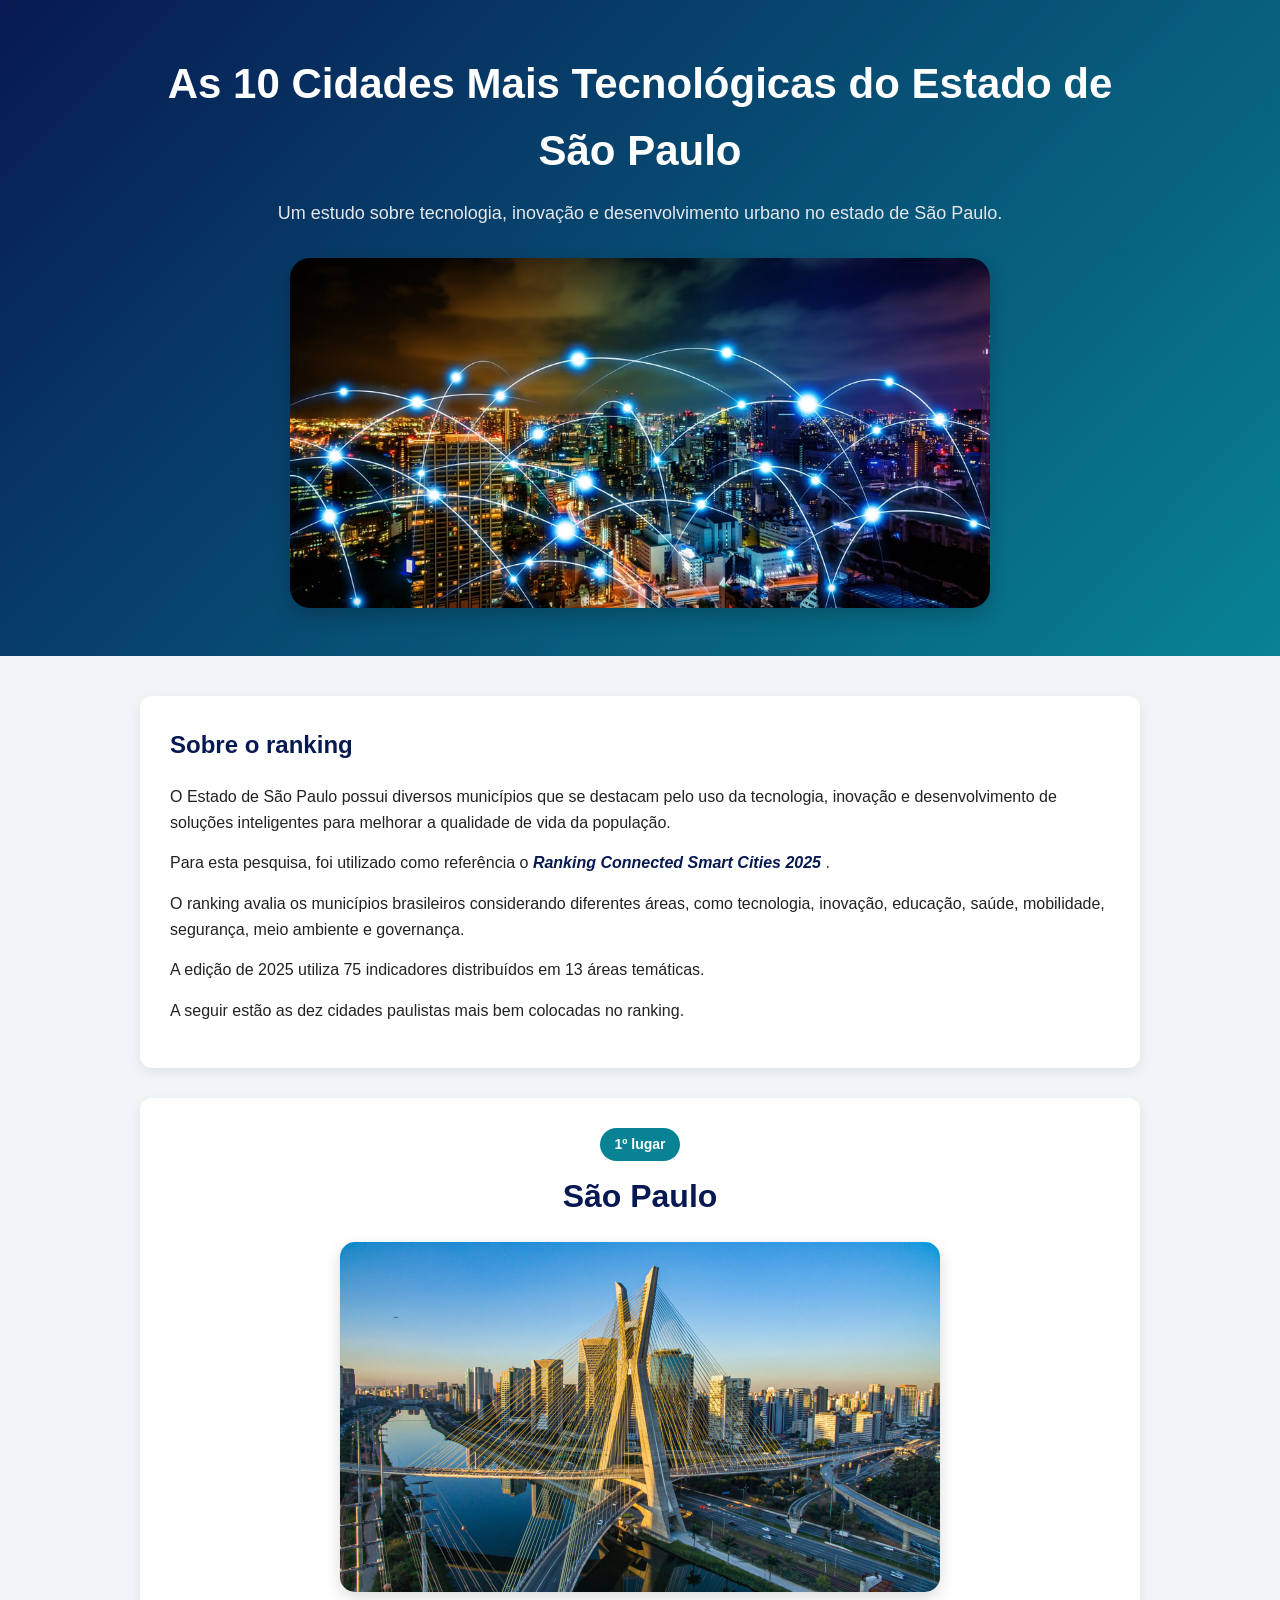
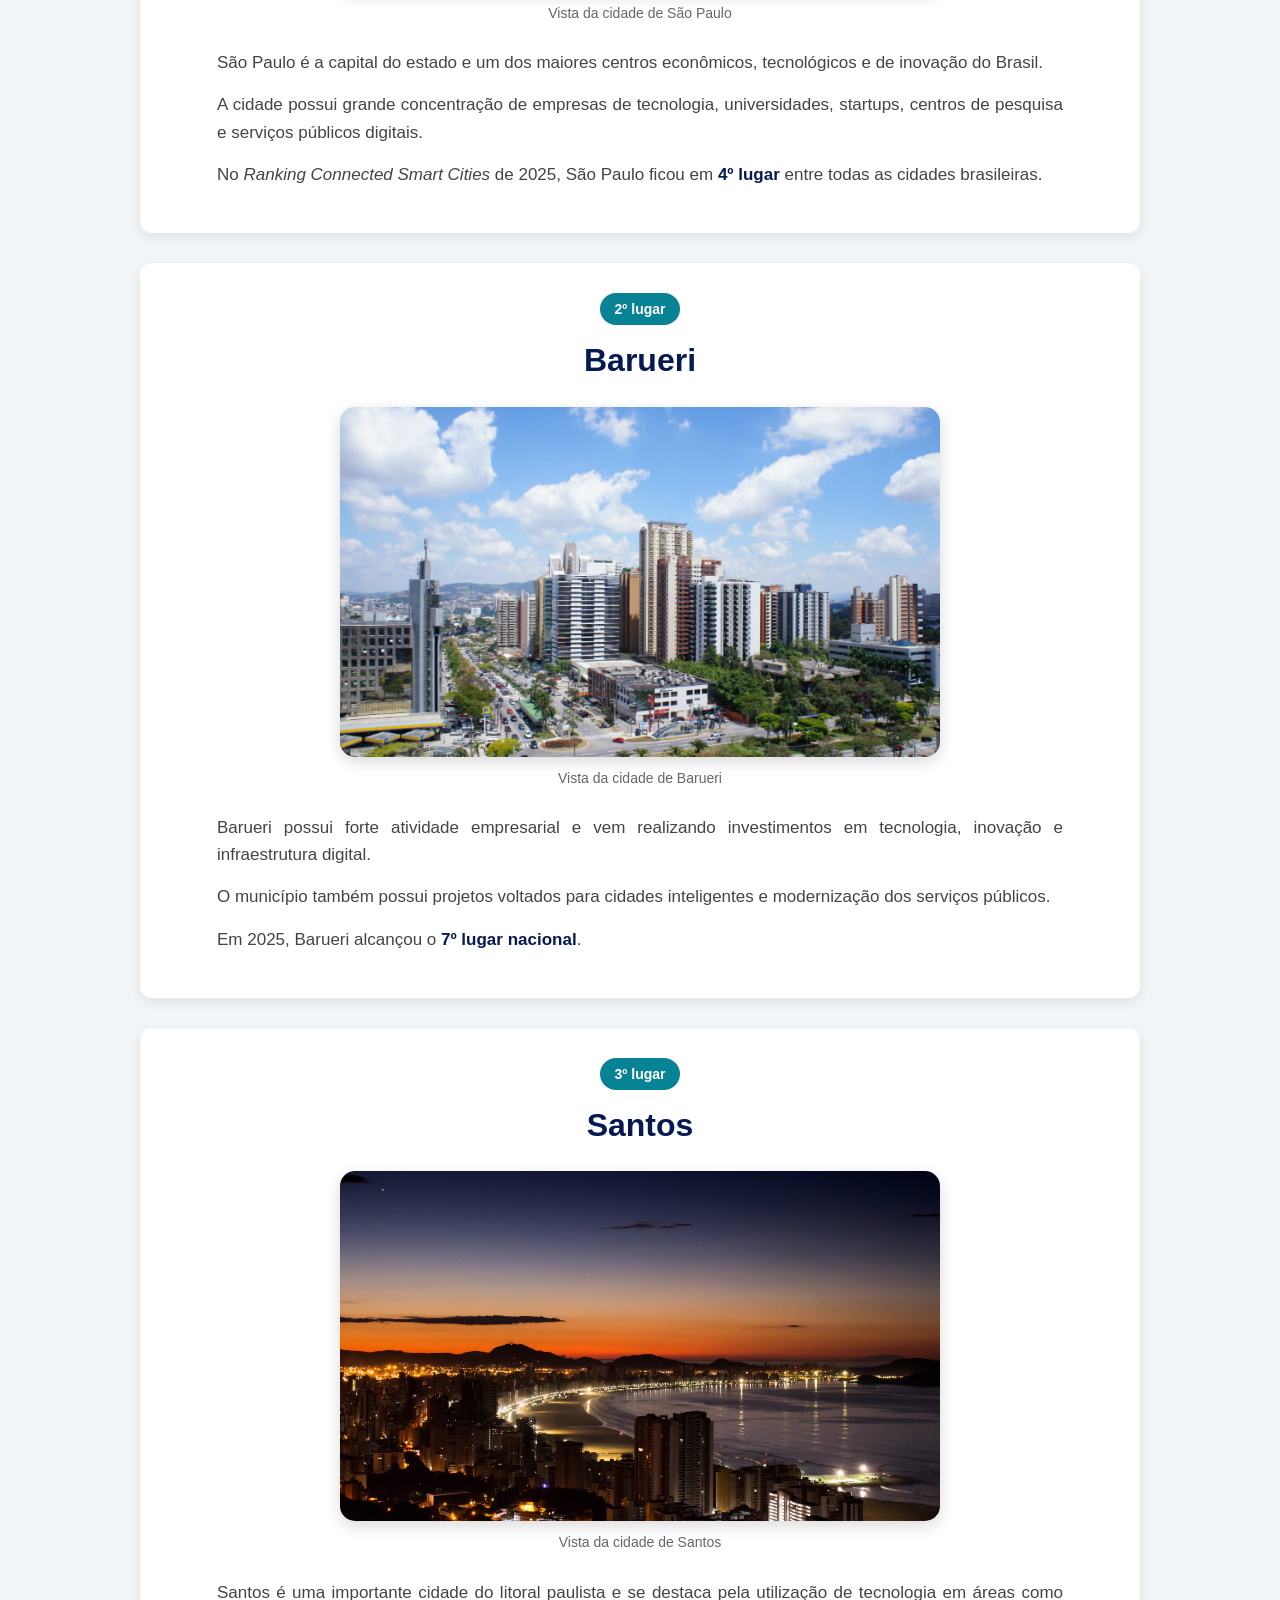
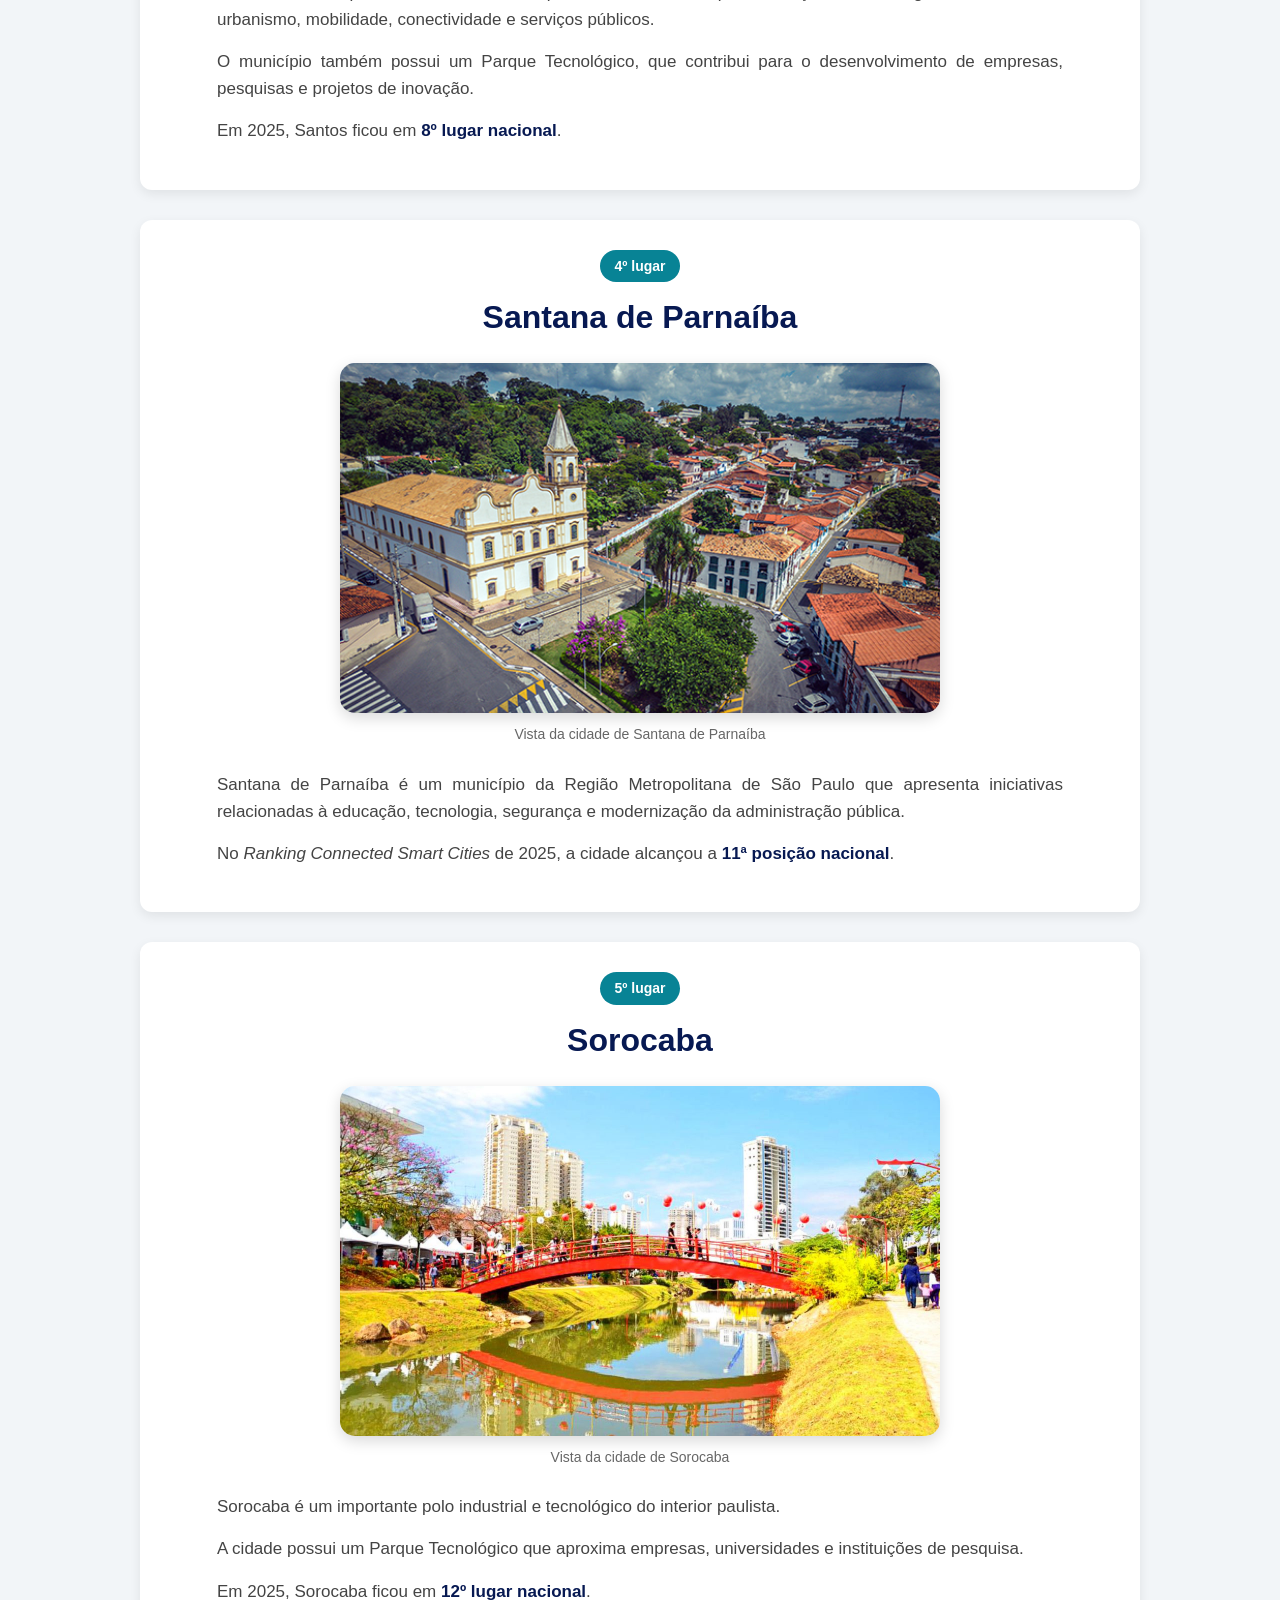
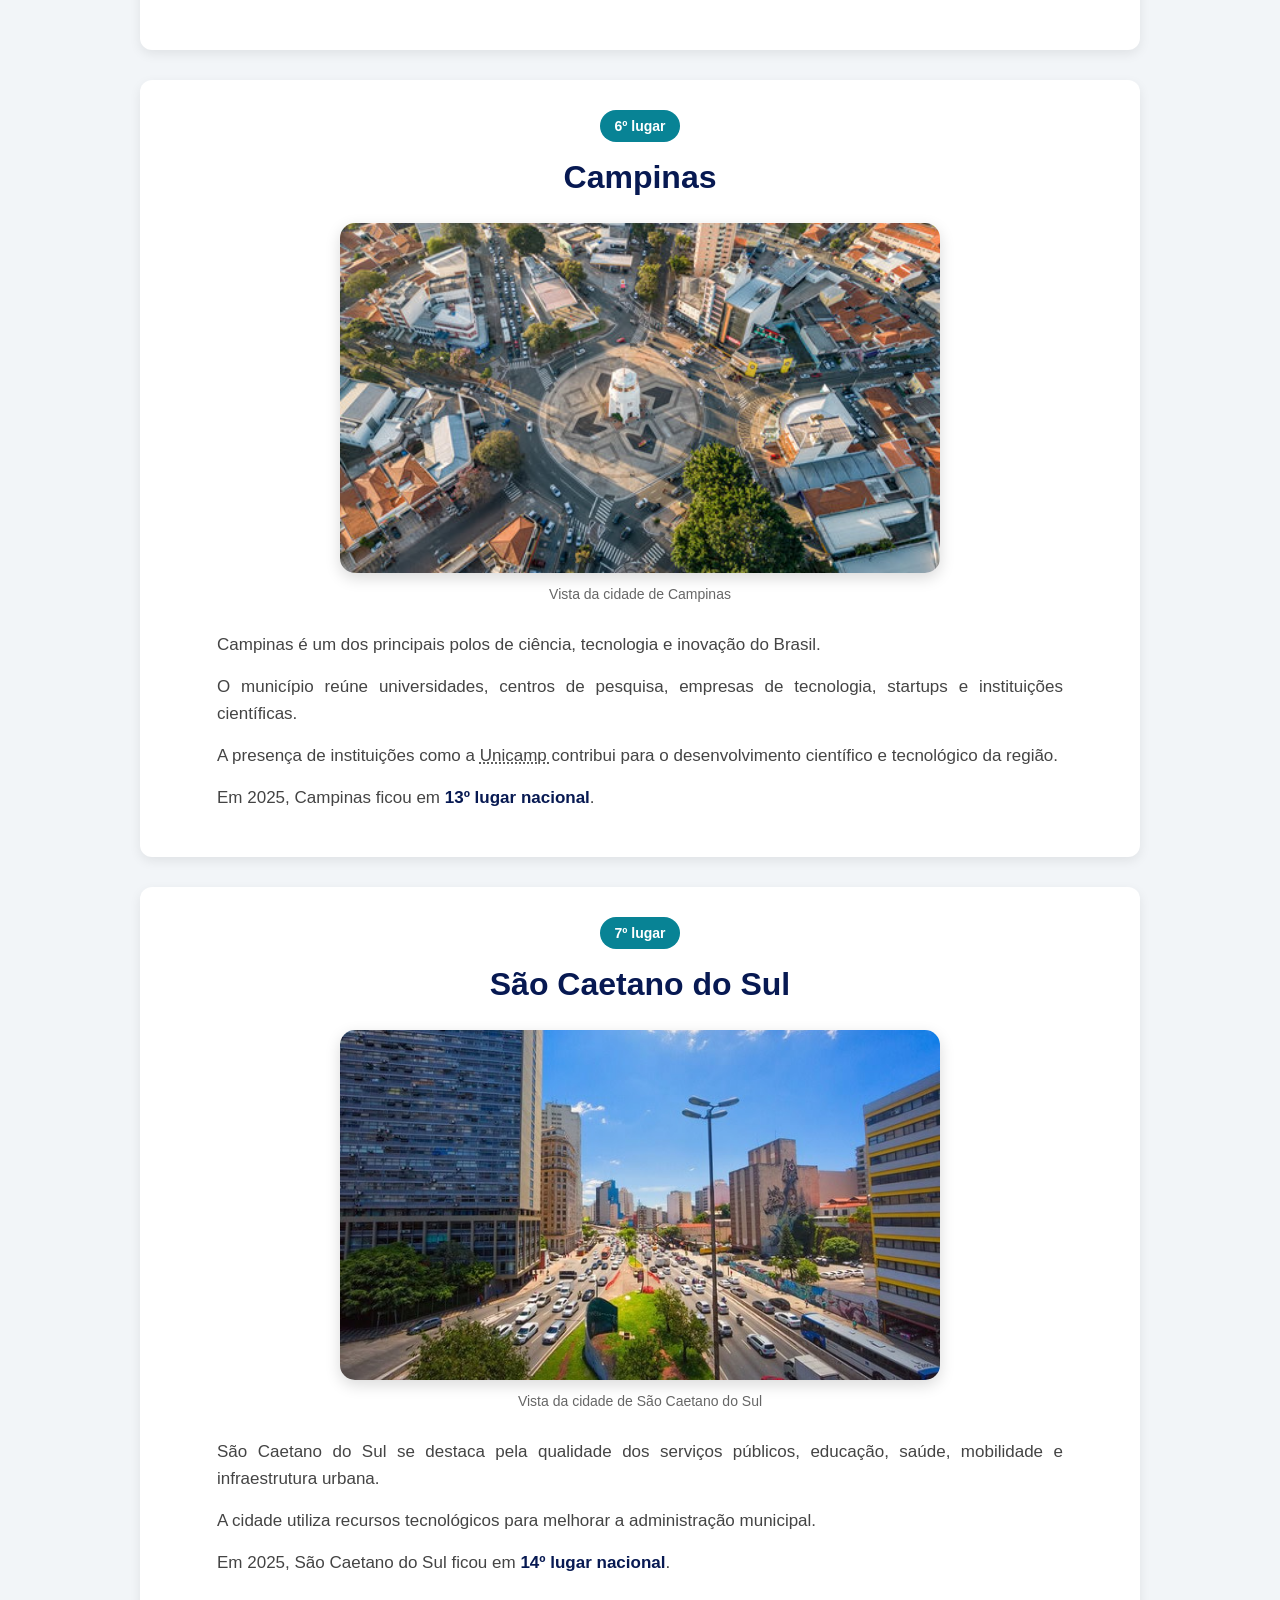
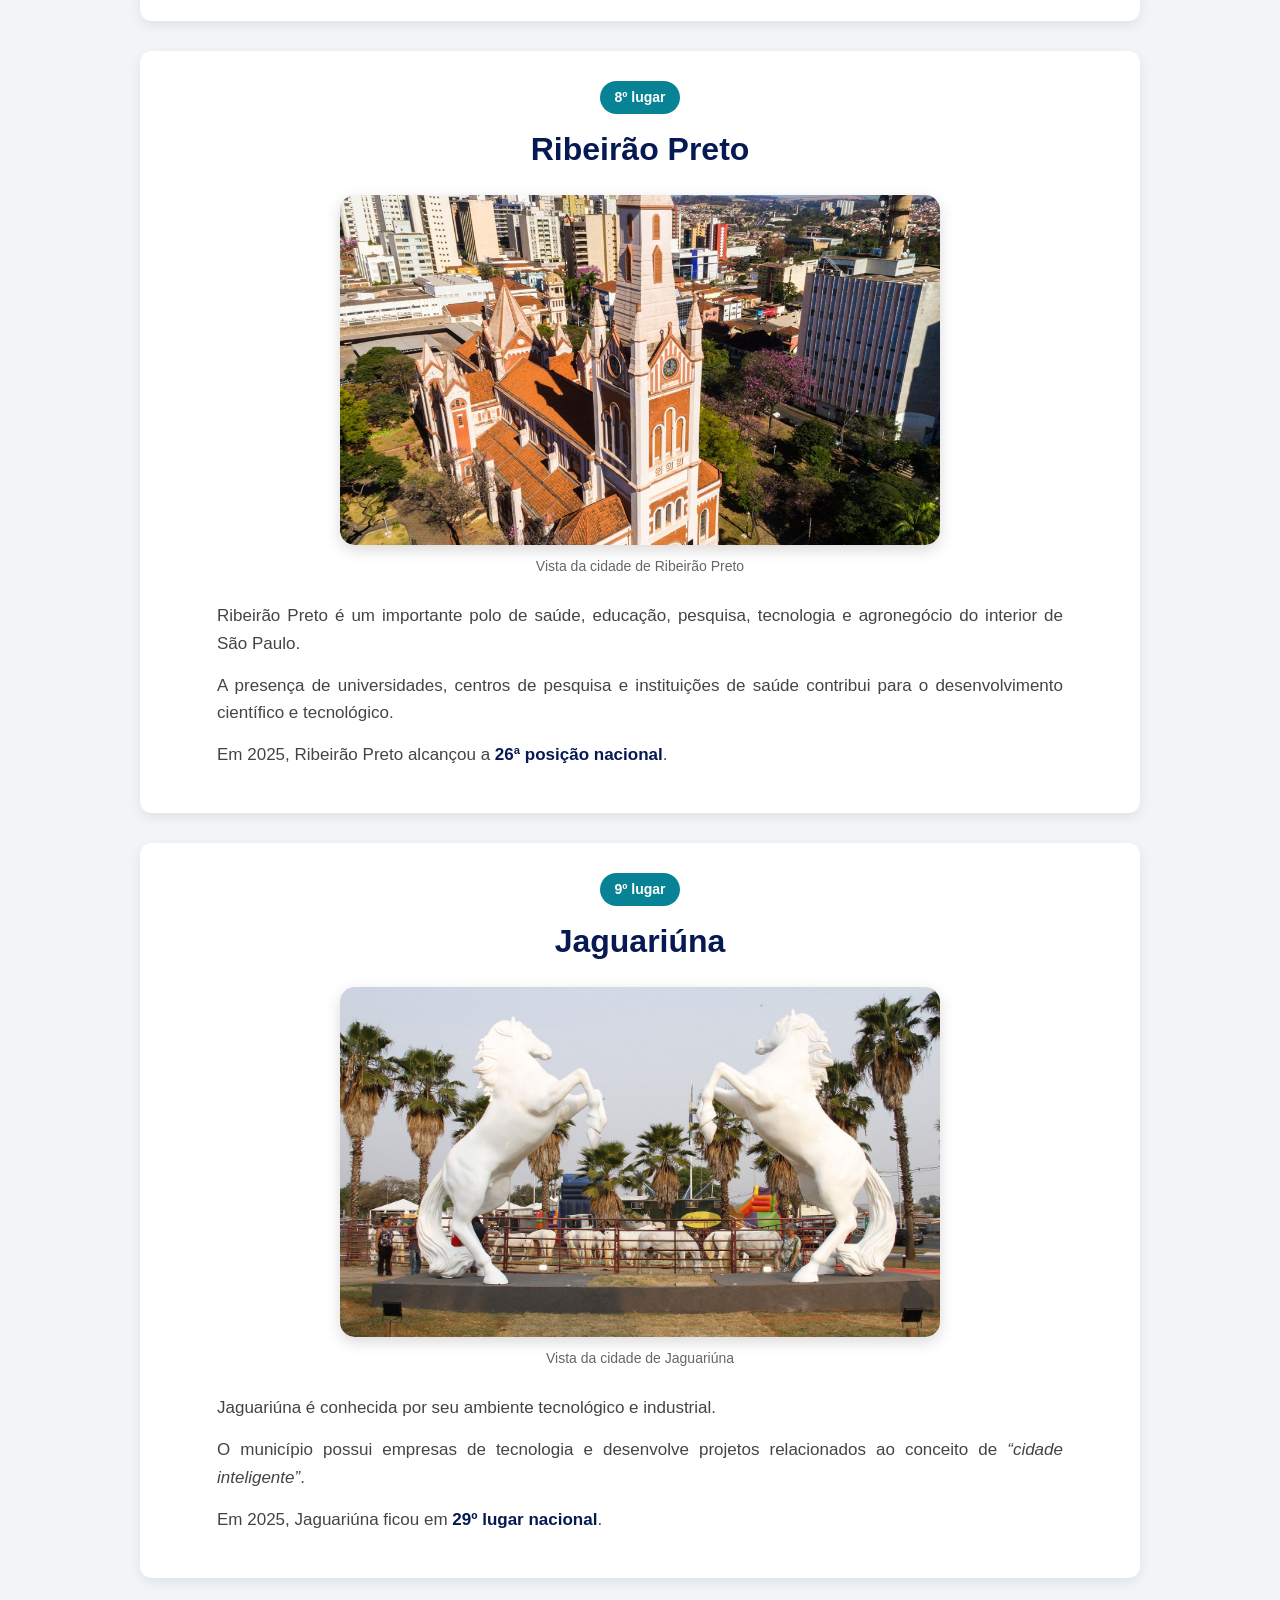
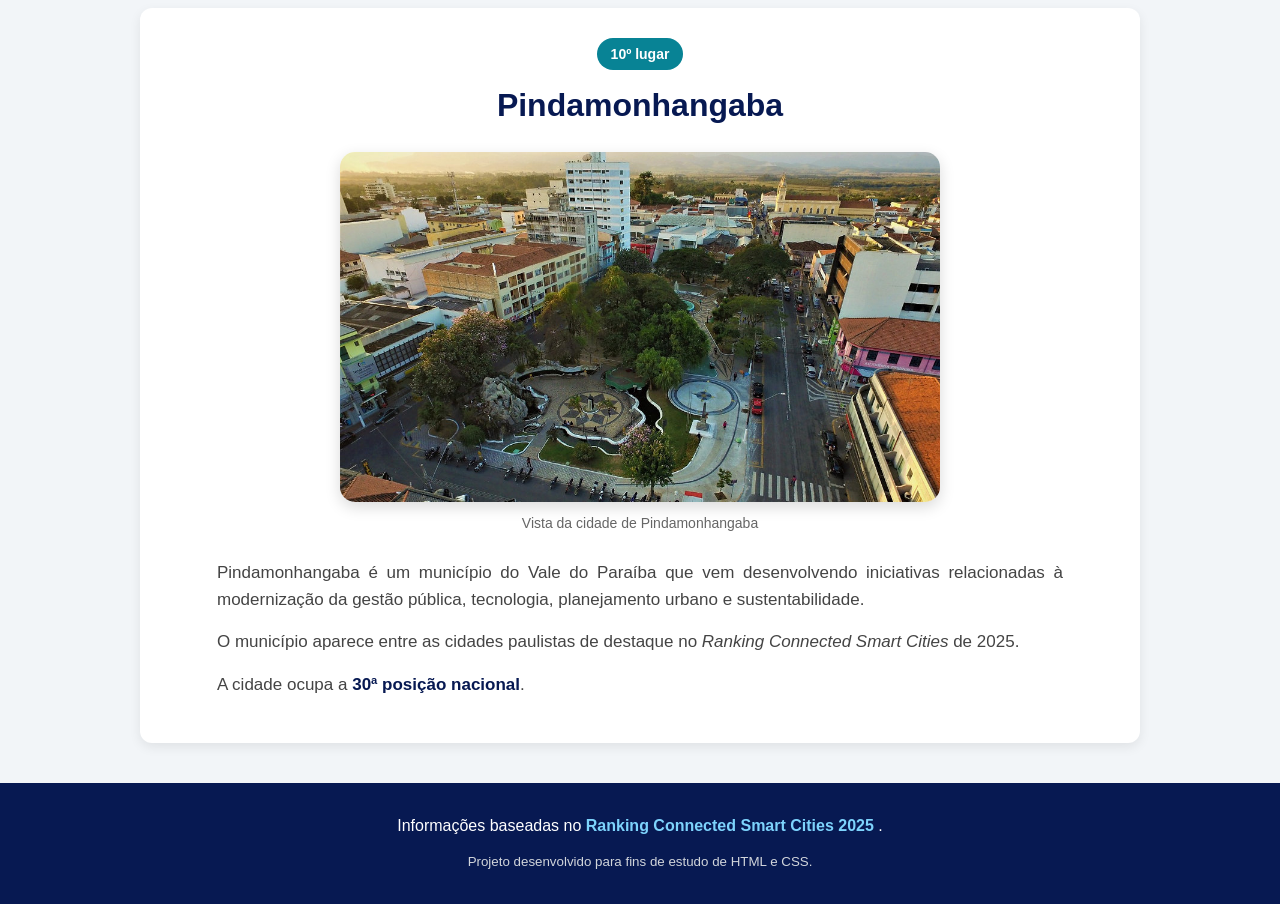
<file: CidadesTech PROA/index.html>
<!DOCTYPE html>
<html lang="pt-BR">

<head>

    <!-- CONFIGURAÇÕES BÁSICAS -->

    <meta charset="UTF-8">
    <meta name="viewport" content="width=device-width, initial-scale=1.0">

    <!-- INFORMAÇÕES DA PÁGINA -->

    <meta name="description" content="Conheça as 10 cidades mais tecnológicas do Estado de São Paulo.">
    <meta name="keywords" content="São Paulo, tecnologia, inovação, cidades inteligentes, tecnologia em São Paulo">
    <meta name="author" content="Gilvam J. T. Oliveira">
    <meta name="robots" content="index, follow">
    <meta name="application-name" content="10 Cidades Tecnológicas de São Paulo">

    <!-- Ícone da página -->

    <link rel="shortcut icon" href="assets/img/cidade.png" type="image/png">

    <!-- Arquivo CSS -->

    <link rel="stylesheet" href="assets/css/style.css">


    <title>10 Cidades Mais Tecnológicas de São Paulo</title>

</head>

<body>


    <!-- ==================================================
         CABEÇALHO
    =================================================== -->

    <header class="cabecalho">

        <div class="cabecalho__conteudo">

            <h1>
                As 10 Cidades Mais Tecnológicas do Estado de São Paulo
            </h1>

            <p>
                Um estudo sobre tecnologia, inovação e desenvolvimento urbano no estado de São Paulo.
            </p>

        </div>


        <img class="cabecalho__imagem" src="assets/img/cidade-principal.jpg"
            alt="Vista panorâmica da cidade de São Paulo">

    </header>


    <!-- ==================================================
         CONTEÚDO PRINCIPAL
    =================================================== -->

    <main class="conteudo">


        <!-- ==================================================
             INTRODUÇÃO
        =================================================== -->

        <section class="introducao">

            <h2>
                Sobre o ranking
            </h2>

            <p>
                O Estado de São Paulo possui diversos municípios
                que se destacam pelo uso da tecnologia, inovação
                e desenvolvimento de soluções inteligentes para
                melhorar a qualidade de vida da população.
            </p>

            <p>
                Para esta pesquisa, foi utilizado como referência
                o
                <strong>
                    <cite>
                        Ranking Connected Smart Cities
                        <time datetime="2025">2025</time>
                    </cite>
                </strong>.
            </p>

            <p>
                O ranking avalia os municípios brasileiros
                considerando diferentes áreas, como tecnologia,
                inovação, educação, saúde, mobilidade, segurança,
                meio ambiente e governança.
            </p>

            <p>
                A edição de
                <time datetime="2025">2025</time>
                utiliza 75 indicadores distribuídos em
                13 áreas temáticas.
            </p>

            <p>
                A seguir estão as dez cidades paulistas
                mais bem colocadas no ranking.
            </p>

        </section>


        <!-- ==================================================
             1. SÃO PAULO
        =================================================== -->

        <section class="cidade">

            <div class="cidade__cabecalho">

                <span class="cidade__posicao">
                    1º lugar
                </span>

                <h2>
                    São Paulo
                </h2>

            </div>


            <figure>

                <a href="https://www.capital.sp.gov.br/" target="_blank" rel="noopener noreferrer">

                    <img src="assets/img/sao-paulo.jpg" alt="Vista da cidade de São Paulo">

                </a>

                <figcaption>
                    Vista da cidade de São Paulo
                </figcaption>

            </figure>


            <p>
                São Paulo é a capital do estado e um dos maiores
                centros econômicos, tecnológicos e de inovação
                do Brasil.
            </p>

            <p>
                A cidade possui grande concentração de empresas
                de tecnologia, universidades, startups, centros
                de pesquisa e serviços públicos digitais.
            </p>

            <p>
                No
                <cite>
                    Ranking Connected Smart Cities
                </cite>
                de
                <time datetime="2025">2025</time>,
                São Paulo ficou em
                <strong>4º lugar</strong>
                entre todas as cidades brasileiras.
            </p>

        </section>


        <!-- ==================================================
             2. BARUERI
        =================================================== -->

        <section class="cidade">

            <div class="cidade__cabecalho">

                <span class="cidade__posicao">
                    2º lugar
                </span>

                <h2>
                    Barueri
                </h2>

            </div>


            <figure>

                <a href="https://portal.barueri.sp.gov.br/" target="_blank" rel="noopener noreferrer">

                    <img src="assets/img/barueri.jpg" alt="Vista da cidade de Barueri">

                </a>

                <figcaption>
                    Vista da cidade de Barueri
                </figcaption>

            </figure>


            <p>
                Barueri possui forte atividade empresarial e
                vem realizando investimentos em tecnologia,
                inovação e infraestrutura digital.
            </p>

            <p>
                O município também possui projetos voltados
                para cidades inteligentes e modernização
                dos serviços públicos.
            </p>

            <p>
                Em
                <time datetime="2025">2025</time>,
                Barueri alcançou o
                <strong>7º lugar nacional</strong>.
            </p>

        </section>


        <!-- ==================================================
             3. SANTOS
        =================================================== -->

        <section class="cidade">

            <div class="cidade__cabecalho">

                <span class="cidade__posicao">
                    3º lugar
                </span>

                <h2>
                    Santos
                </h2>

            </div>


            <figure>

                <a href="https://www.santos.sp.gov.br/" target="_blank" rel="noopener noreferrer">

                    <img src="assets/img/santos.jpg" alt="Vista da cidade de Santos">

                </a>

                <figcaption>
                    Vista da cidade de Santos
                </figcaption>

            </figure>


            <p>
                Santos é uma importante cidade do litoral
                paulista e se destaca pela utilização de
                tecnologia em áreas como urbanismo,
                mobilidade, conectividade e serviços públicos.
            </p>

            <p>
                O município também possui um Parque Tecnológico,
                que contribui para o desenvolvimento de empresas,
                pesquisas e projetos de inovação.
            </p>

            <p>
                Em
                <time datetime="2025">2025</time>,
                Santos ficou em
                <strong>8º lugar nacional</strong>.
            </p>

        </section>


        <!-- ==================================================
             4. SANTANA DE PARNAÍBA
        =================================================== -->

        <section class="cidade">

            <div class="cidade__cabecalho">

                <span class="cidade__posicao">
                    4º lugar
                </span>

                <h2>
                    Santana de Parnaíba
                </h2>

            </div>


            <figure>

                <a href="https://prefeitura.santanadeparnaiba.sp.gov.br/Plataforma/" target="_blank"
                    rel="noopener noreferrer">

                    <img src="assets/img/santana-de-parnaiba.jpg" alt="Vista da cidade de Santana de Parnaíba">

                </a>

                <figcaption>
                    Vista da cidade de Santana de Parnaíba
                </figcaption>

            </figure>


            <p>
                Santana de Parnaíba é um município da Região
                Metropolitana de São Paulo que apresenta
                iniciativas relacionadas à educação, tecnologia,
                segurança e modernização da administração pública.
            </p>

            <p>
                No
                <cite>
                    Ranking Connected Smart Cities
                </cite>
                de
                <time datetime="2025">2025</time>,
                a cidade alcançou a
                <strong>11ª posição nacional</strong>.
            </p>

        </section>


        <!-- ==================================================
             5. SOROCABA
        =================================================== -->

        <section class="cidade">

            <div class="cidade__cabecalho">

                <span class="cidade__posicao">
                    5º lugar
                </span>

                <h2>
                    Sorocaba
                </h2>

            </div>


            <figure>

                <a href="https://sorocaba.sp.gov.br/" target="_blank" rel="noopener noreferrer">

                    <img src="assets/img/sorocaba.jpg" alt="Vista da cidade de Sorocaba">

                </a>

                <figcaption>
                    Vista da cidade de Sorocaba
                </figcaption>

            </figure>


            <p>
                Sorocaba é um importante polo industrial e
                tecnológico do interior paulista.
            </p>

            <p>
                A cidade possui um Parque Tecnológico que
                aproxima empresas, universidades e instituições
                de pesquisa.
            </p>

            <p>
                Em
                <time datetime="2025">2025</time>,
                Sorocaba ficou em
                <strong>12º lugar nacional</strong>.
            </p>

        </section>


        <!-- ==================================================
             6. CAMPINAS
        =================================================== -->

        <section class="cidade">

            <div class="cidade__cabecalho">

                <span class="cidade__posicao">
                    6º lugar
                </span>

                <h2>
                    Campinas
                </h2>

            </div>


            <figure>

                <a href="https://www.campinas.sp.gov.br/" target="_blank" rel="noopener noreferrer">

                    <img src="assets/img/campinas.jpg" alt="Vista da cidade de Campinas">

                </a>

                <figcaption>
                    Vista da cidade de Campinas
                </figcaption>

            </figure>


            <p>
                Campinas é um dos principais polos de ciência,
                tecnologia e inovação do Brasil.
            </p>

            <p>
                O município reúne universidades, centros de
                pesquisa, empresas de tecnologia, startups e
                instituições científicas.
            </p>

            <p>
                A presença de instituições como a
                <abbr title="Universidade Estadual de Campinas">
                    Unicamp
                </abbr>
                contribui para o desenvolvimento científico
                e tecnológico da região.
            </p>

            <p>
                Em
                <time datetime="2025">2025</time>,
                Campinas ficou em
                <strong>13º lugar nacional</strong>.
            </p>

        </section>


        <!-- ==================================================
             7. SÃO CAETANO DO SUL
        =================================================== -->

        <section class="cidade">

            <div class="cidade__cabecalho">

                <span class="cidade__posicao">
                    7º lugar
                </span>

                <h2>
                    São Caetano do Sul
                </h2>

            </div>


            <figure>

                <a href="https://www.saocaetanodosul.sp.gov.br/" target="_blank" rel="noopener noreferrer">

                    <img src="assets/img/sao-caetano-do-sul.jpg" alt="Vista da cidade de São Caetano do Sul">

                </a>

                <figcaption>
                    Vista da cidade de São Caetano do Sul
                </figcaption>

            </figure>


            <p>
                São Caetano do Sul se destaca pela qualidade
                dos serviços públicos, educação, saúde,
                mobilidade e infraestrutura urbana.
            </p>

            <p>
                A cidade utiliza recursos tecnológicos para
                melhorar a administração municipal.
            </p>

            <p>
                Em
                <time datetime="2025">2025</time>,
                São Caetano do Sul ficou em
                <strong>14º lugar nacional</strong>.
            </p>

        </section>


        <!-- ==================================================
             8. RIBEIRÃO PRETO
        =================================================== -->

        <section class="cidade">

            <div class="cidade__cabecalho">

                <span class="cidade__posicao">
                    8º lugar
                </span>

                <h2>
                    Ribeirão Preto
                </h2>

            </div>


            <figure>

                <a href="https://www.ribeiraopreto.sp.gov.br/" target="_blank" rel="noopener noreferrer">

                    <img src="assets/img/ribeirao-preto.jpg" alt="Vista da cidade de Ribeirão Preto">

                </a>

                <figcaption>
                    Vista da cidade de Ribeirão Preto
                </figcaption>

            </figure>


            <p>
                Ribeirão Preto é um importante polo de saúde,
                educação, pesquisa, tecnologia e agronegócio
                do interior de São Paulo.
            </p>

            <p>
                A presença de universidades, centros de pesquisa
                e instituições de saúde contribui para o
                desenvolvimento científico e tecnológico.
            </p>

            <p>
                Em
                <time datetime="2025">2025</time>,
                Ribeirão Preto alcançou a
                <strong>26ª posição nacional</strong>.
            </p>

        </section>


        <!-- ==================================================
             9. JAGUARIÚNA
        =================================================== -->

        <section class="cidade">

            <div class="cidade__cabecalho">

                <span class="cidade__posicao">
                    9º lugar
                </span>

                <h2>
                    Jaguariúna
                </h2>

            </div>


            <figure>

                <a href="https://www.municipio.jaguariuna.sp.gov.br/" target="_blank" rel="noopener noreferrer">

                    <img src="assets/img/jaguariuna.jpeg" alt="Vista da cidade de Jaguariúna">

                </a>

                <figcaption>
                    Vista da cidade de Jaguariúna
                </figcaption>

            </figure>


            <p>
                Jaguariúna é conhecida por seu ambiente
                tecnológico e industrial.
            </p>

            <p>
                O município possui empresas de tecnologia e
                desenvolve projetos relacionados ao conceito
                de
                <q>cidade inteligente</q>.
            </p>

            <p>
                Em
                <time datetime="2025">2025</time>,
                Jaguariúna ficou em
                <strong>29º lugar nacional</strong>.
            </p>

        </section>


        <!-- ==================================================
             10. PINDAMONHANGABA
        =================================================== -->

        <section class="cidade">

            <div class="cidade__cabecalho">

                <span class="cidade__posicao">
                    10º lugar
                </span>

                <h2>
                    Pindamonhangaba
                </h2>

            </div>


            <figure>

                <a href="https://www.pindamonhangaba.sp.gov.br/" target="_blank" rel="noopener noreferrer">

                    <img src="assets/img/pindamonhangaba.jpg" alt="Vista da cidade de Pindamonhangaba">

                </a>

                <figcaption>
                    Vista da cidade de Pindamonhangaba
                </figcaption>

            </figure>


            <p>
                Pindamonhangaba é um município do Vale do
                Paraíba que vem desenvolvendo iniciativas
                relacionadas à modernização da gestão pública,
                tecnologia, planejamento urbano e sustentabilidade.
            </p>

            <p>
                O município aparece entre as cidades paulistas
                de destaque no
                <cite>
                    Ranking Connected Smart Cities
                </cite>
                de
                <time datetime="2025">2025</time>.
            </p>

            <p>
                A cidade ocupa a
                <strong>30ª posição nacional</strong>.
            </p>

        </section>


    </main>


    <!-- ==================================================
         RODAPÉ
    =================================================== -->

    <footer class="rodape">

        <p>
            Informações baseadas no
            <a href="https://www.connectedsmartcities.com/" target="_blank" rel="noopener noreferrer">
                Ranking Connected Smart Cities 2025
            </a>.
        </p>

        <small>
            Projeto desenvolvido para fins de estudo de HTML e CSS.
        </small>

    </footer>


</body>

</html>
</file>
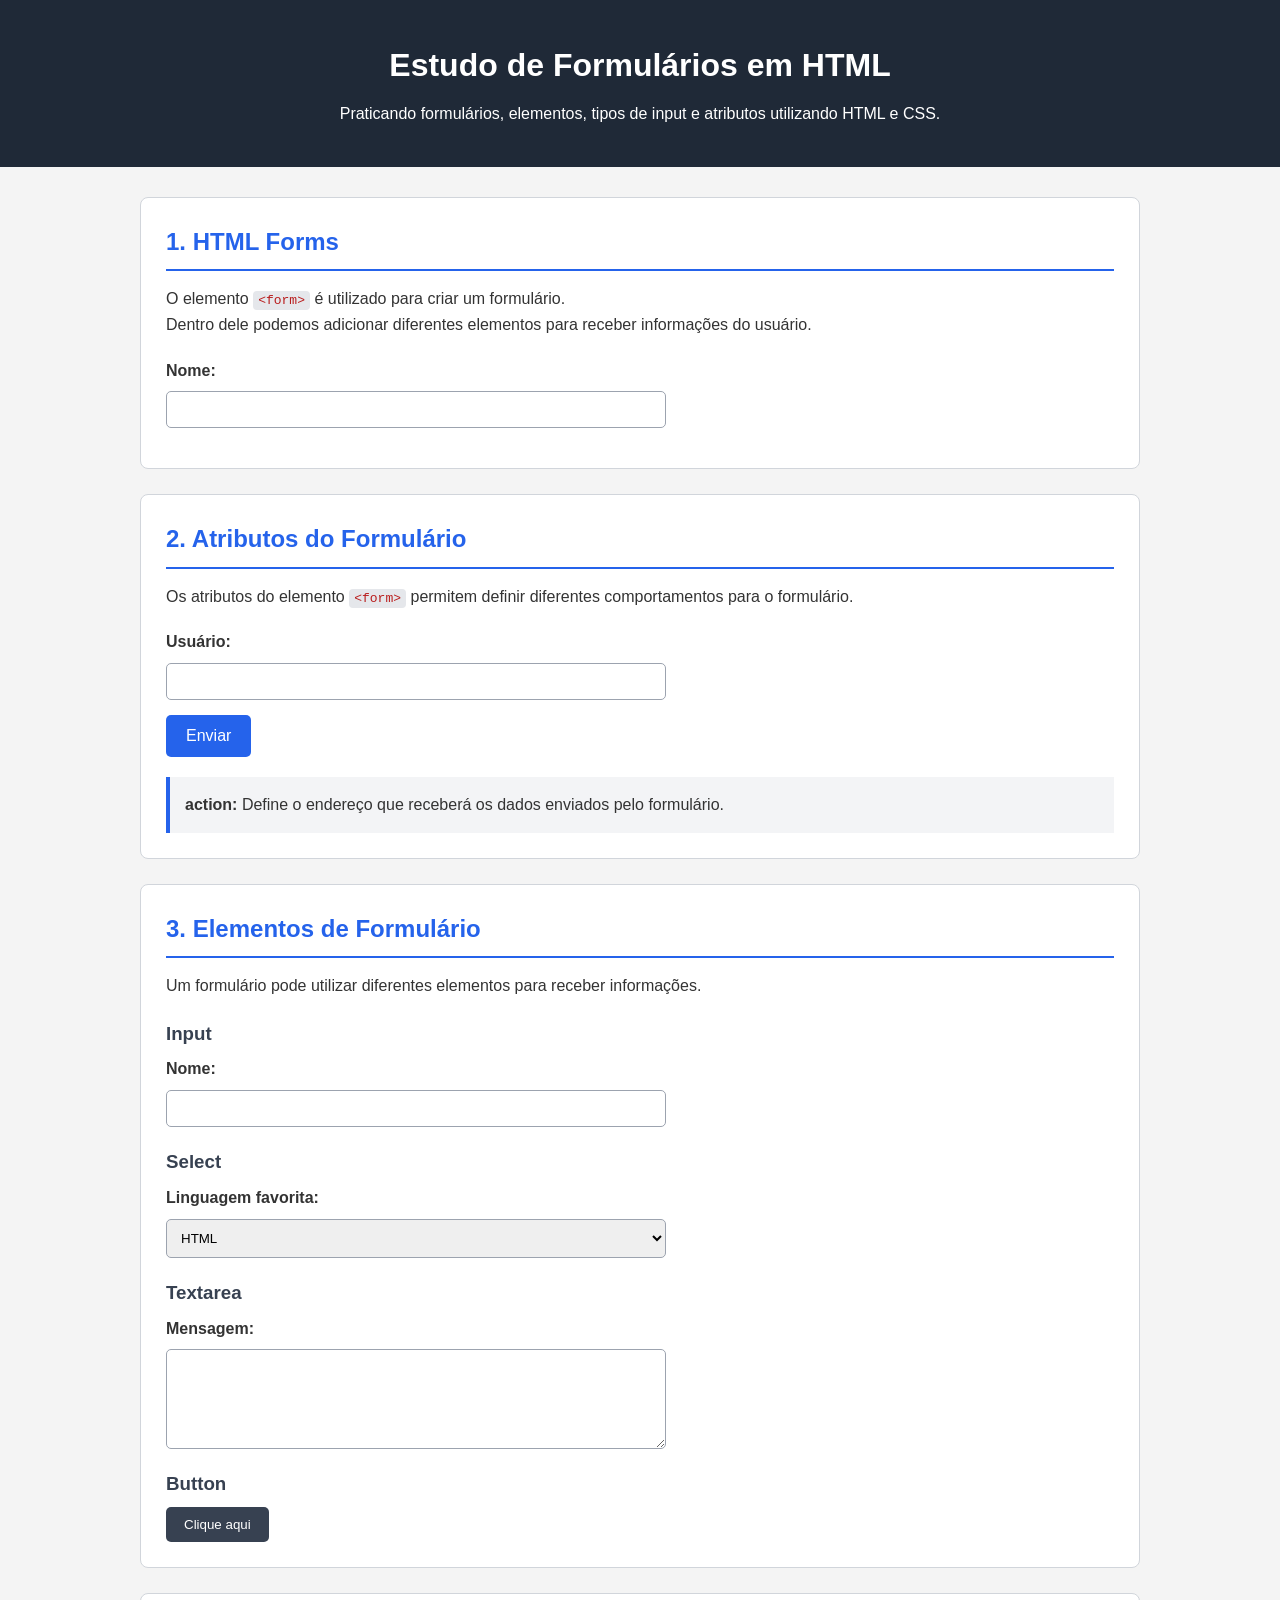
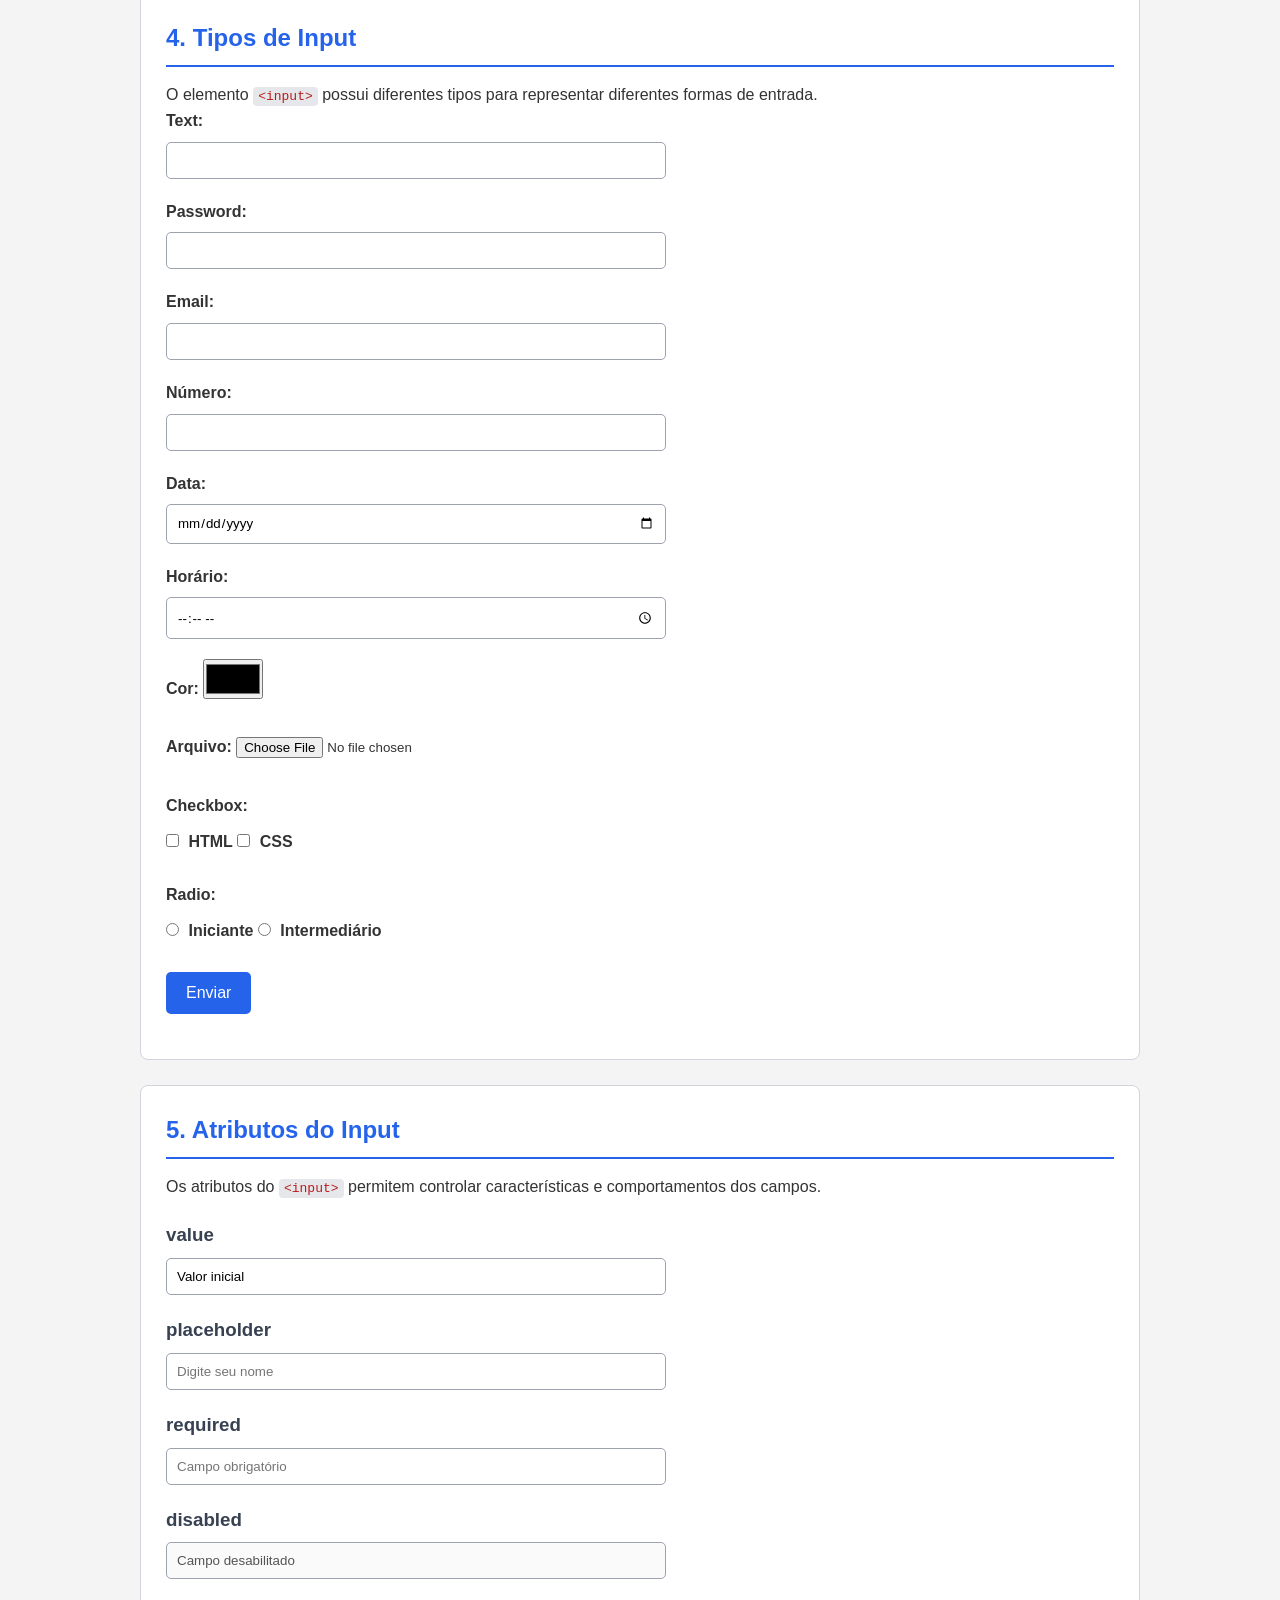
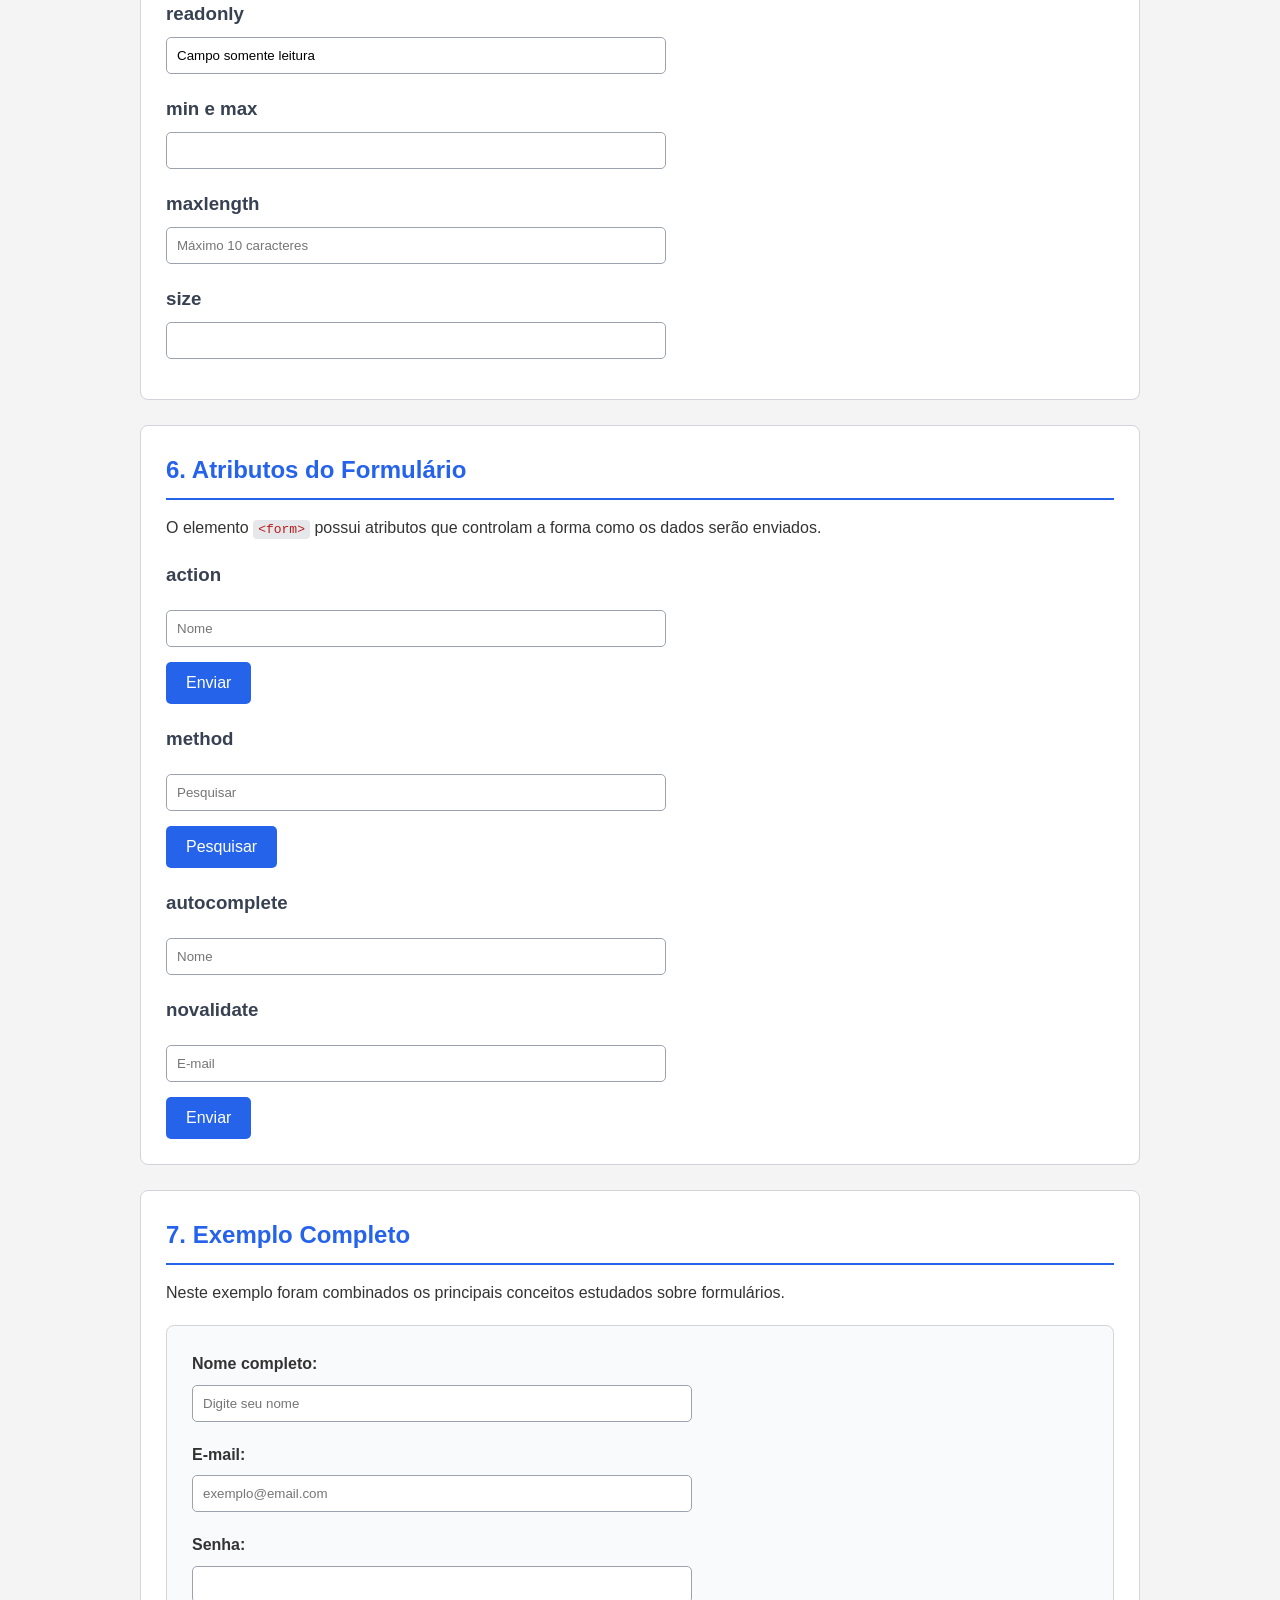
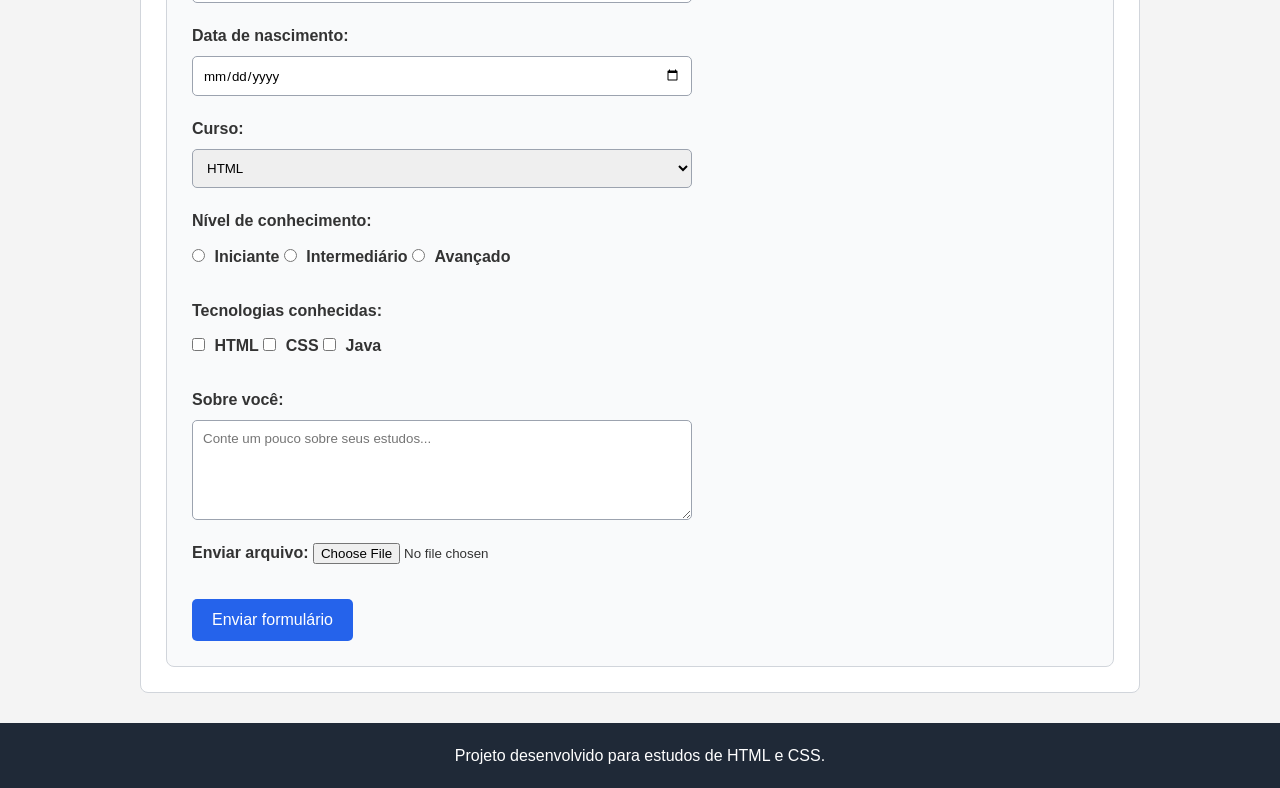
<file: Estudo de Formulários em HTML - CSS/index.html>
<!DOCTYPE html>
<html lang="pt-BR">

<head>

    <!-- CONFIGURAÇÕES BÁSICAS DA PÁGINA -->

    <meta charset="UTF-8">

    <meta name="viewport" content="width=device-width, initial-scale=1.0">


    <!-- INFORMAÇÕES SOBRE A PÁGINA -->

    <meta name="description" content="Estudo completo de formulários em HTML">

    <meta name="keywords" content="HTML, Forms, Formulários, Input, Select, Textarea">

    <meta name="author" content="Gilvam J. T. de Oliveira">


    <!-- ARQUIVO CSS -->

    <link rel="stylesheet" href="assets/css/style.css">


    <!-- ÍCONE DA PÁGINA -->

    <link rel="icon" type="image/x-icon" href="assets/img/Formularios HTML.jpg">


    <title>Estudo de Formulários - HTML</title>

</head>


<body>


    <!-- ==================================================
         CABEÇALHO
    =================================================== -->

    <header class="cabecalho">

        <h1>Estudo de Formulários em HTML</h1>

        <p>
            Praticando formulários, elementos, tipos de input
            e atributos utilizando HTML e CSS.
        </p>

    </header>


    <main class="conteudo">


        <!-- ==================================================
             1. HTML FORMS
        =================================================== -->

        <section class="secao">

            <h2>1. HTML Forms</h2>

            <p>
                O elemento
                <code>&lt;form&gt;</code>
                é utilizado para criar um formulário.
            </p>

            <p>
                Dentro dele podemos adicionar diferentes
                elementos para receber informações do usuário.
            </p>


            <form>

                <label for="nome-basico">
                    Nome:
                </label>

                <input type="text" id="nome-basico" name="nome">

            </form>

        </section>


        <!-- ==================================================
             2. FORM ATTRIBUTES
        =================================================== -->

        <section class="secao">

            <h2>2. Atributos do Formulário</h2>

            <p>
                Os atributos do elemento
                <code>&lt;form&gt;</code>
                permitem definir diferentes comportamentos
                para o formulário.
            </p>


            <!--
                action:
                Define para onde os dados serão enviados.
            -->

            <form action="/processar-formulario">

                <label for="usuario">
                    Usuário:
                </label>

                <input type="text" id="usuario" name="usuario">

                <input type="submit" value="Enviar">

            </form>


            <div class="explicacao">

                <strong>action:</strong>

                Define o endereço que receberá
                os dados enviados pelo formulário.

            </div>

        </section>


        <!-- ==================================================
             3. FORM ELEMENTS
        =================================================== -->

        <section class="secao">

            <h2>3. Elementos de Formulário</h2>

            <p>
                Um formulário pode utilizar diferentes
                elementos para receber informações.
            </p>


            <!-- INPUT -->

            <h3>Input</h3>

            <label for="nome">
                Nome:
            </label>

            <input type="text" id="nome" name="nome">


            <!-- SELECT -->

            <h3>Select</h3>

            <label for="linguagem">
                Linguagem favorita:
            </label>

            <select id="linguagem" name="linguagem">

                <option value="html">
                    HTML
                </option>

                <option value="css">
                    CSS
                </option>

                <option value="java">
                    Java
                </option>

            </select>


            <!-- TEXTAREA -->

            <h3>Textarea</h3>

            <label for="mensagem">
                Mensagem:
            </label>

            <textarea id="mensagem" name="mensagem" rows="5" cols="40"></textarea>


            <!-- BUTTON -->

            <h3>Button</h3>

            <button type="button">
                Clique aqui
            </button>

        </section>


        <!-- ==================================================
             4. INPUT TYPES
        =================================================== -->

        <section class="secao">

            <h2>4. Tipos de Input</h2>

            <p>
                O elemento
                <code>&lt;input&gt;</code>
                possui diferentes tipos para representar
                diferentes formas de entrada.
            </p>


            <!-- TEXT -->

            <div class="campo">

                <label for="input-text">
                    Text:
                </label>

                <input type="text" id="input-text" name="text">

            </div>


            <!-- PASSWORD -->

            <div class="campo">

                <label for="input-password">
                    Password:
                </label>

                <input type="password" id="input-password" name="password">

            </div>


            <!-- EMAIL -->

            <div class="campo">

                <label for="input-email">
                    Email:
                </label>

                <input type="email" id="input-email" name="email">

            </div>


            <!-- NUMBER -->

            <div class="campo">

                <label for="input-number">
                    Número:
                </label>

                <input type="number" id="input-number" name="number">

            </div>


            <!-- DATE -->

            <div class="campo">

                <label for="input-date">
                    Data:
                </label>

                <input type="date" id="input-date" name="date">

            </div>


            <!-- TIME -->

            <div class="campo">

                <label for="input-time">
                    Horário:
                </label>

                <input type="time" id="input-time" name="time">

            </div>


            <!-- COLOR -->

            <div class="campo">

                <label for="input-color">
                    Cor:
                </label>

                <input type="color" id="input-color" name="color">

            </div>


            <!-- FILE -->

            <div class="campo">

                <label for="input-file">
                    Arquivo:
                </label>

                <input type="file" id="input-file" name="file">

            </div>


            <!-- CHECKBOX -->

            <div class="campo">

                <p>
                    Checkbox:
                </p>

                <input type="checkbox" id="input-html" name="tecnologia" value="HTML">

                <label for="input-html">
                    HTML
                </label>


                <input type="checkbox" id="input-css" name="tecnologia" value="CSS">

                <label for="input-css">
                    CSS
                </label>

            </div>


            <!-- RADIO -->

            <div class="campo">

                <p>
                    Radio:
                </p>

                <input type="radio" id="nivel-iniciante" name="nivel" value="iniciante">

                <label for="nivel-iniciante">
                    Iniciante
                </label>


                <input type="radio" id="nivel-intermediario" name="nivel" value="intermediario">

                <label for="nivel-intermediario">
                    Intermediário
                </label>

            </div>


            <!-- SUBMIT -->

            <div class="campo">

                <input type="submit" value="Enviar">

            </div>

        </section>


        <!-- ==================================================
             5. INPUT ATTRIBUTES
        =================================================== -->

        <section class="secao">

            <h2>5. Atributos do Input</h2>

            <p>
                Os atributos do
                <code>&lt;input&gt;</code>
                permitem controlar características
                e comportamentos dos campos.
            </p>


            <!-- VALUE -->

            <h3>value</h3>

            <input type="text" value="Valor inicial">


            <!-- PLACEHOLDER -->

            <h3>placeholder</h3>

            <input type="text" placeholder="Digite seu nome">


            <!-- REQUIRED -->

            <h3>required</h3>

            <input type="text" placeholder="Campo obrigatório" required>


            <!-- DISABLED -->

            <h3>disabled</h3>

            <input type="text" value="Campo desabilitado" disabled>


            <!-- READONLY -->

            <h3>readonly</h3>

            <input type="text" value="Campo somente leitura" readonly>


            <!-- MIN / MAX -->

            <h3>min e max</h3>

            <input type="number" min="1" max="100">


            <!-- MAXLENGTH -->

            <h3>maxlength</h3>

            <input type="text" maxlength="10" placeholder="Máximo 10 caracteres">


            <!-- SIZE -->

            <h3>size</h3>

            <input type="text" size="30">

        </section>


        <!-- ==================================================
             6. FORM ATTRIBUTES
        =================================================== -->

        <section class="secao">

            <h2>6. Atributos do Formulário</h2>

            <p>
                O elemento
                <code>&lt;form&gt;</code>
                possui atributos que controlam a forma como
                os dados serão enviados.
            </p>


            <!-- ACTION -->

            <h3>action</h3>

            <form action="/processar">

                <input type="text" name="nome" placeholder="Nome">

                <input type="submit" value="Enviar">

            </form>


            <!-- METHOD -->

            <h3>method</h3>

            <form action="/processar" method="get">

                <input type="text" name="pesquisa" placeholder="Pesquisar">

                <input type="submit" value="Pesquisar">

            </form>


            <!-- AUTOCOMPLETE -->

            <h3>autocomplete</h3>

            <form autocomplete="on">

                <input type="text" name="nome" placeholder="Nome">

            </form>


            <!-- NOVALIDATE -->

            <h3>novalidate</h3>

            <form action="/processar" novalidate>

                <input type="email" name="email" placeholder="E-mail">

                <input type="submit" value="Enviar">

            </form>

        </section>


        <!-- ==================================================
             7. FORMULÁRIO COMPLETO
        =================================================== -->

        <section class="secao">

            <h2>7. Exemplo Completo</h2>

            <p>
                Neste exemplo foram combinados os principais
                conceitos estudados sobre formulários.
            </p>


            <form class="formulario-completo" action="/processar-formulario" method="post" autocomplete="on">


                <!-- NOME -->

                <div class="campo">

                    <label for="nome-final">
                        Nome completo:
                    </label>

                    <input type="text" id="nome-final" name="nome" placeholder="Digite seu nome" required>

                </div>


                <!-- EMAIL -->

                <div class="campo">

                    <label for="email-final">
                        E-mail:
                    </label>

                    <input type="email" id="email-final" name="email" placeholder="exemplo@email.com" required>

                </div>


                <!-- SENHA -->

                <div class="campo">

                    <label for="senha-final">
                        Senha:
                    </label>

                    <input type="password" id="senha-final" name="senha" required>

                </div>


                <!-- DATA -->

                <div class="campo">

                    <label for="data-final">
                        Data de nascimento:
                    </label>

                    <input type="date" id="data-final" name="data-nascimento">

                </div>


                <!-- CURSO -->

                <div class="campo">

                    <label for="curso-final">
                        Curso:
                    </label>

                    <select id="curso-final" name="curso">

                        <option value="html">
                            HTML
                        </option>

                        <option value="css">
                            CSS
                        </option>

                        <option value="java">
                            Java
                        </option>

                    </select>

                </div>


                <!-- NÍVEL -->

                <div class="campo">

                    <p>
                        Nível de conhecimento:
                    </p>


                    <input type="radio" id="iniciante-final" name="nivel" value="iniciante">

                    <label for="iniciante-final">
                        Iniciante
                    </label>


                    <input type="radio" id="intermediario-final" name="nivel" value="intermediario">

                    <label for="intermediario-final">
                        Intermediário
                    </label>


                    <input type="radio" id="avancado-final" name="nivel" value="avancado">

                    <label for="avancado-final">
                        Avançado
                    </label>

                </div>


                <!-- TECNOLOGIAS -->

                <div class="campo">

                    <p>
                        Tecnologias conhecidas:
                    </p>


                    <input type="checkbox" id="html-final" name="tecnologias" value="HTML">

                    <label for="html-final">
                        HTML
                    </label>


                    <input type="checkbox" id="css-final" name="tecnologias" value="CSS">

                    <label for="css-final">
                        CSS
                    </label>


                    <input type="checkbox" id="java-final" name="tecnologias" value="Java">

                    <label for="java-final">
                        Java
                    </label>

                </div>


                <!-- MENSAGEM -->

                <div class="campo">

                    <label for="mensagem-final">
                        Sobre você:
                    </label>

                    <textarea id="mensagem-final" name="mensagem" rows="5"
                        placeholder="Conte um pouco sobre seus estudos..."></textarea>

                </div>


                <!-- ARQUIVO -->

                <div class="campo">

                    <label for="arquivo-final">
                        Enviar arquivo:
                    </label>

                    <input type="file" id="arquivo-final" name="arquivo">

                </div>


                <!-- ENVIO -->

                <input type="submit" value="Enviar formulário">

            </form>

        </section>


    </main>


    <!-- ==================================================
         RODAPÉ
    =================================================== -->

    <footer class="rodape">

        <p>
            Projeto desenvolvido para estudos de HTML e CSS.
        </p>

    </footer>


</body>

</html>
</file>
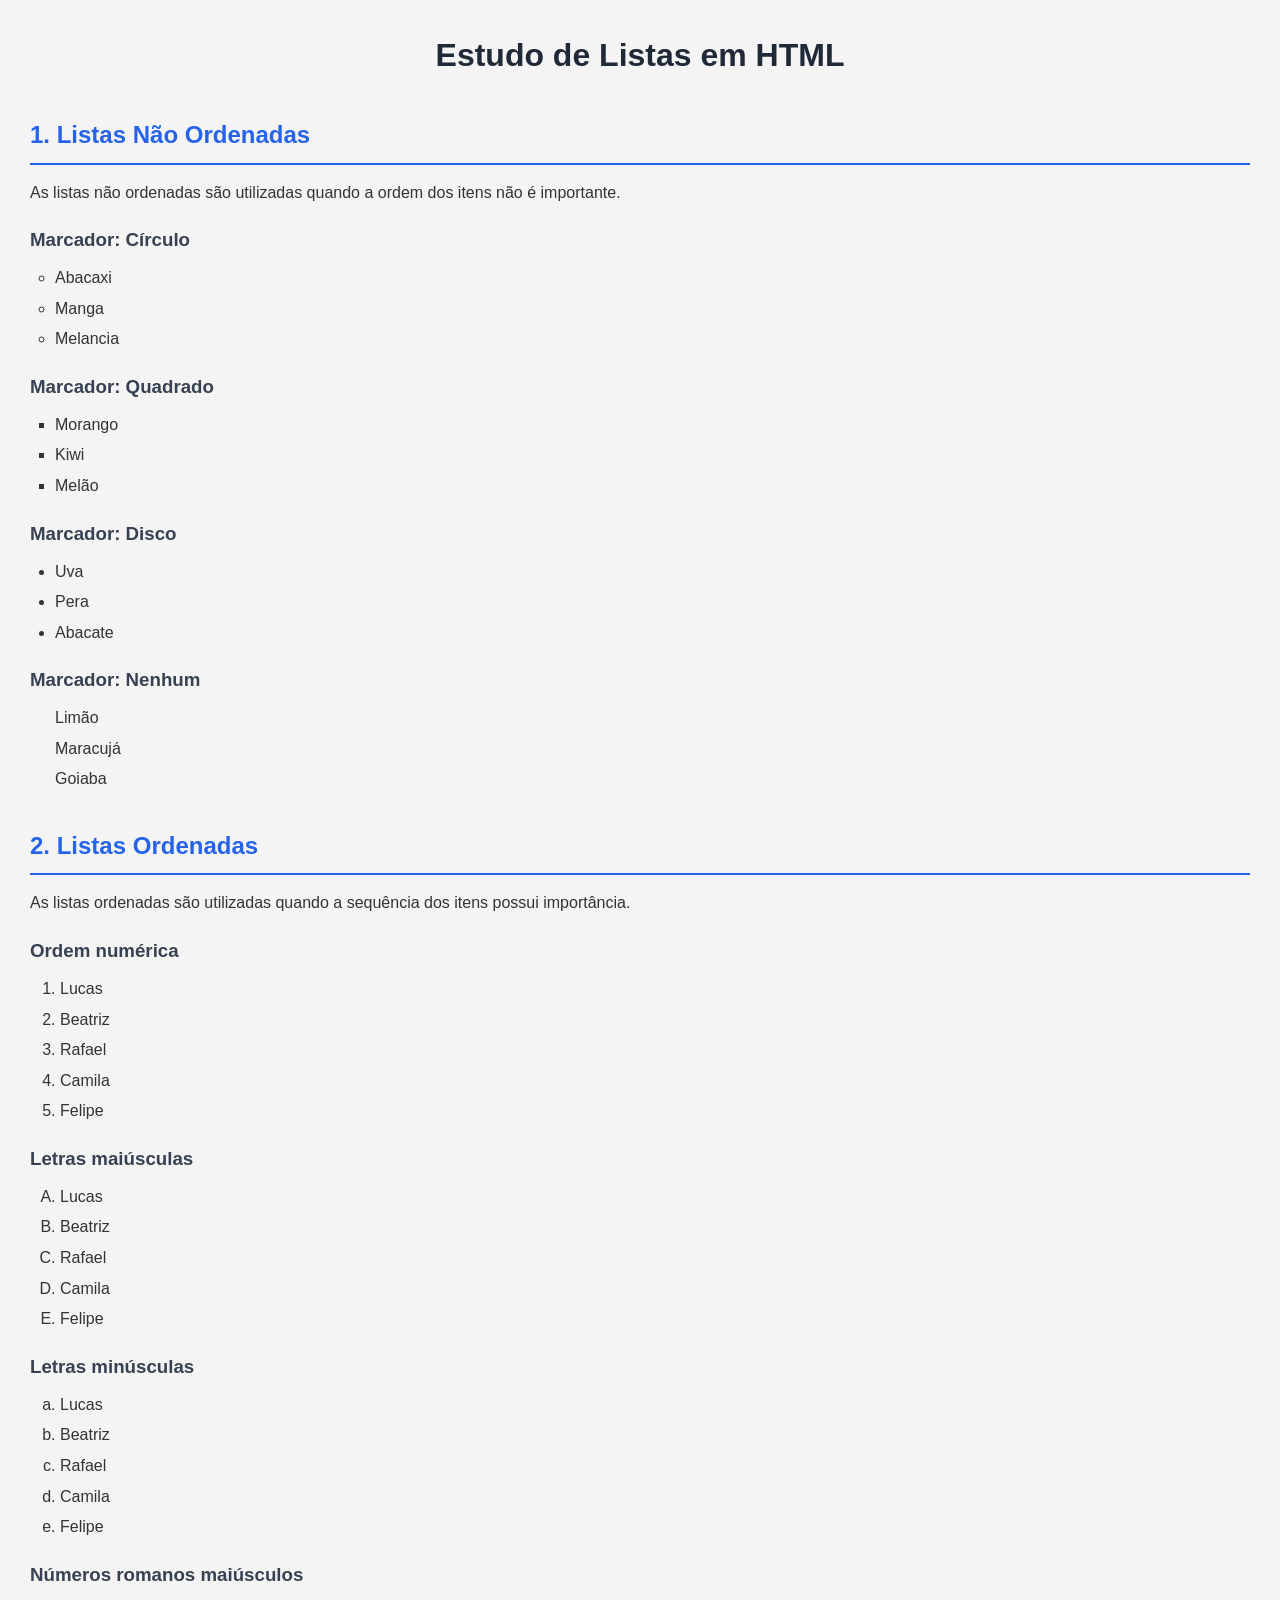
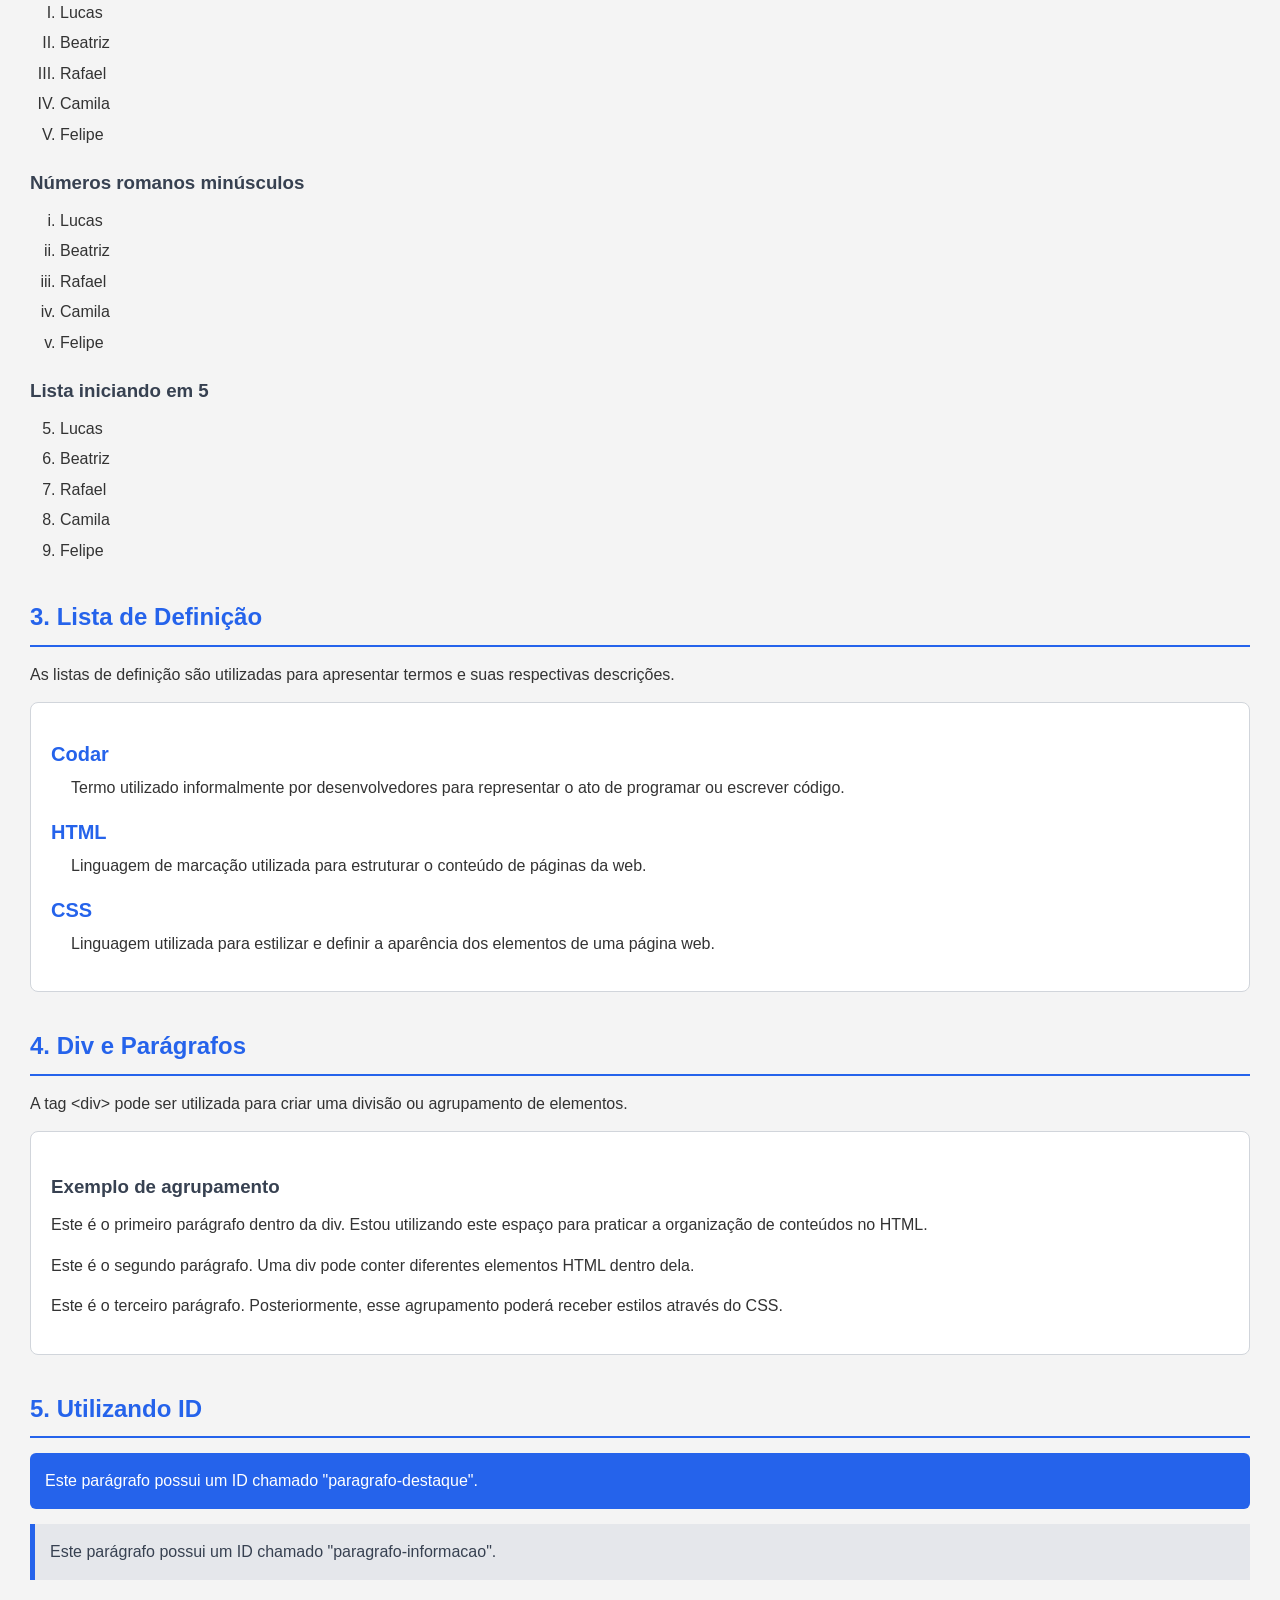
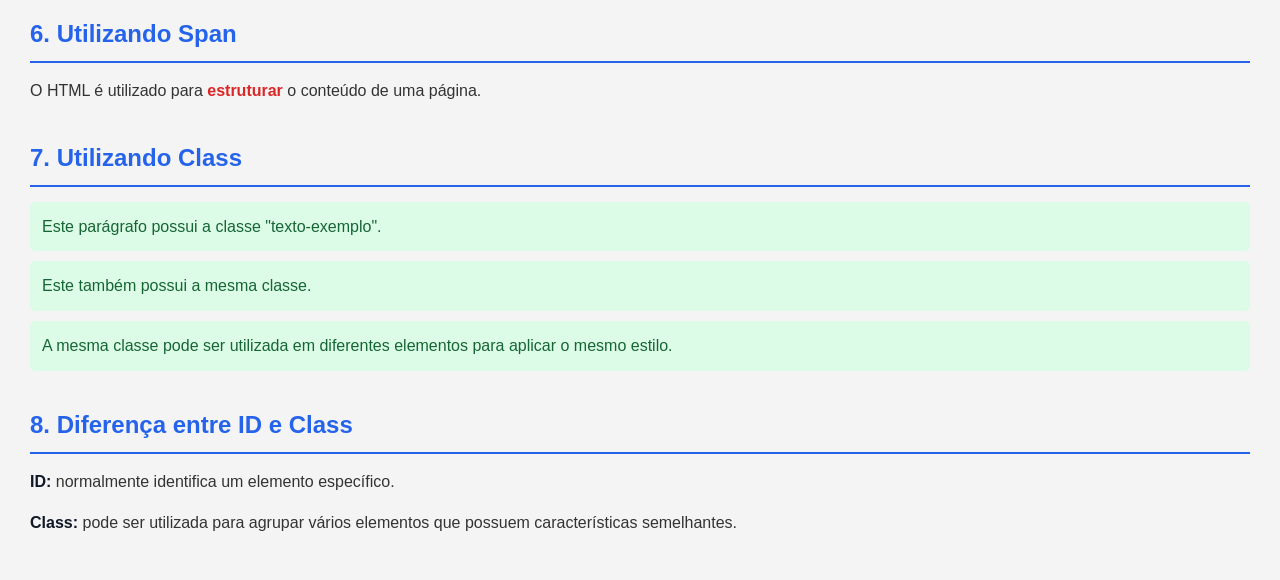
<file: Estudo de Listas em HTML - CSS/index.html>
<!DOCTYPE html>
<html lang="pt-BR">

<head>
    <!-- Configurações básicas da página -->
    <meta charset="UTF-8">
    <meta name="viewport" content="width=device-width, initial-scale=1.0">

    <!-- Informações sobre a página -->
    <meta name="description" content="Estudo de listas e elementos básicos do HTML">
    <meta name="keywords" content="HTML, listas, elementos, tags">
    <meta name="author" content="Gilvam J. T. de Oliveira">

    <!-- Arquivo CSS -->
    <link rel="stylesheet" href="assets/css/style.css">

    <!-- Ícone da página -->
    <link rel="icon" href="assets/img/Listas e Tabelas HTML.jpg" type="image/x-icon">

    <title>Estudo de Listas - HTML</title>
</head>

<body>

    <!-- ==================================================
         TÍTULO PRINCIPAL
    =================================================== -->

    <h1>Estudo de Listas em HTML</h1>


    <!-- ==================================================
         1. LISTAS NÃO ORDENADAS
         Utilizam a tag <ul>
    =================================================== -->

    <h2>1. Listas Não Ordenadas</h2>

    <p>
        As listas não ordenadas são utilizadas quando
        a ordem dos itens não é importante.
    </p>


    <!-- Lista com marcador circular -->

    <h3>Marcador: Círculo</h3>

    <ul type="circle">
        <li>Abacaxi</li>
        <li>Manga</li>
        <li>Melancia</li>
    </ul>


    <!-- Lista com marcador quadrado -->

    <h3>Marcador: Quadrado</h3>

    <ul type="square">
        <li>Morango</li>
        <li>Kiwi</li>
        <li>Melão</li>
    </ul>


    <!-- Lista com marcador de disco -->

    <h3>Marcador: Disco</h3>

    <ul type="disc">
        <li>Uva</li>
        <li>Pera</li>
        <li>Abacate</li>
    </ul>


    <!-- Lista sem marcador -->

    <h3>Marcador: Nenhum</h3>

    <ul type="none">
        <li>Limão</li>
        <li>Maracujá</li>
        <li>Goiaba</li>
    </ul>


    <!-- ==================================================
         2. LISTAS ORDENADAS
         Utilizam a tag <ol>
    =================================================== -->

    <h2>2. Listas Ordenadas</h2>

    <p>
        As listas ordenadas são utilizadas quando
        a sequência dos itens possui importância.
    </p>


    <!-- Lista numérica -->

    <h3>Ordem numérica</h3>

    <ol>
        <li>Lucas</li>
        <li>Beatriz</li>
        <li>Rafael</li>
        <li>Camila</li>
        <li>Felipe</li>
    </ol>


    <!-- Lista com letras maiúsculas -->

    <h3>Letras maiúsculas</h3>

    <ol type="A">
        <li>Lucas</li>
        <li>Beatriz</li>
        <li>Rafael</li>
        <li>Camila</li>
        <li>Felipe</li>
    </ol>


    <!-- Lista com letras minúsculas -->

    <h3>Letras minúsculas</h3>

    <ol type="a">
        <li>Lucas</li>
        <li>Beatriz</li>
        <li>Rafael</li>
        <li>Camila</li>
        <li>Felipe</li>
    </ol>


    <!-- Lista com números romanos maiúsculos -->

    <h3>Números romanos maiúsculos</h3>

    <ol type="I">
        <li>Lucas</li>
        <li>Beatriz</li>
        <li>Rafael</li>
        <li>Camila</li>
        <li>Felipe</li>
    </ol>


    <!-- Lista com números romanos minúsculos -->

    <h3>Números romanos minúsculos</h3>

    <ol type="i">
        <li>Lucas</li>
        <li>Beatriz</li>
        <li>Rafael</li>
        <li>Camila</li>
        <li>Felipe</li>
    </ol>


    <!-- Lista iniciando em um número específico -->

    <h3>Lista iniciando em 5</h3>

    <ol start="5">
        <li>Lucas</li>
        <li>Beatriz</li>
        <li>Rafael</li>
        <li>Camila</li>
        <li>Felipe</li>
    </ol>


    <!-- ==================================================
         3. LISTAS DE DEFINIÇÃO
         Utilizam <dl>, <dt> e <dd>
    =================================================== -->

    <h2>3. Lista de Definição</h2>

    <p>
        As listas de definição são utilizadas para
        apresentar termos e suas respectivas descrições.
    </p>

    <dl>

        <!-- Termo 1 -->
        <dt>Codar</dt>

        <dd>
            Termo utilizado informalmente por desenvolvedores
            para representar o ato de programar ou escrever código.
        </dd>


        <!-- Termo 2 -->
        <dt>HTML</dt>

        <dd>
            Linguagem de marcação utilizada para estruturar
            o conteúdo de páginas da web.
        </dd>


        <!-- Termo 3 -->
        <dt>CSS</dt>

        <dd>
            Linguagem utilizada para estilizar e definir
            a aparência dos elementos de uma página web.
        </dd>

    </dl>


    <!-- ==================================================
         4. DIV E PARÁGRAFOS
    =================================================== -->

    <h2>4. Div e Parágrafos</h2>

    <p>
        A tag &lt;div&gt; pode ser utilizada para criar
        uma divisão ou agrupamento de elementos.
    </p>

    <div>

        <h3>Exemplo de agrupamento</h3>

        <p>
            Este é o primeiro parágrafo dentro da div.
            Estou utilizando este espaço para praticar
            a organização de conteúdos no HTML.
        </p>

        <p>
            Este é o segundo parágrafo.
            Uma div pode conter diferentes elementos
            HTML dentro dela.
        </p>

        <p>
            Este é o terceiro parágrafo.
            Posteriormente, esse agrupamento poderá
            receber estilos através do CSS.
        </p>

    </div>


    <!-- ==================================================
         5. ID
         O id identifica um elemento específico.
    =================================================== -->

    <h2>5. Utilizando ID</h2>

    <p id="paragrafo-destaque">
        Este parágrafo possui um ID chamado
        "paragrafo-destaque".
    </p>

    <p id="paragrafo-informacao">
        Este parágrafo possui um ID chamado
        "paragrafo-informacao".
    </p>


    <!-- ==================================================
         6. SPAN
         O span permite destacar uma parte do conteúdo.
    =================================================== -->

    <h2>6. Utilizando Span</h2>

    <p>
        O HTML é utilizado para
        <span id="palavra-destaque">estruturar</span>
        o conteúdo de uma página.
    </p>


    <!-- ==================================================
         7. CLASS
         A class pode ser utilizada em vários elementos.
    =================================================== -->

    <h2>7. Utilizando Class</h2>

    <p class="texto-exemplo">
        Este parágrafo possui a classe "texto-exemplo".
    </p>

    <p class="texto-exemplo">
        Este também possui a mesma classe.
    </p>

    <p class="texto-exemplo">
        A mesma classe pode ser utilizada em diferentes
        elementos para aplicar o mesmo estilo.
    </p>


    <!-- ==================================================
         8. ID x CLASS
    =================================================== -->

    <h2>8. Diferença entre ID e Class</h2>

    <p>
        <strong>ID:</strong>
        normalmente identifica um elemento específico.
    </p>

    <p>
        <strong>Class:</strong>
        pode ser utilizada para agrupar vários elementos
        que possuem características semelhantes.
    </p>

</body>

</html>
</file>
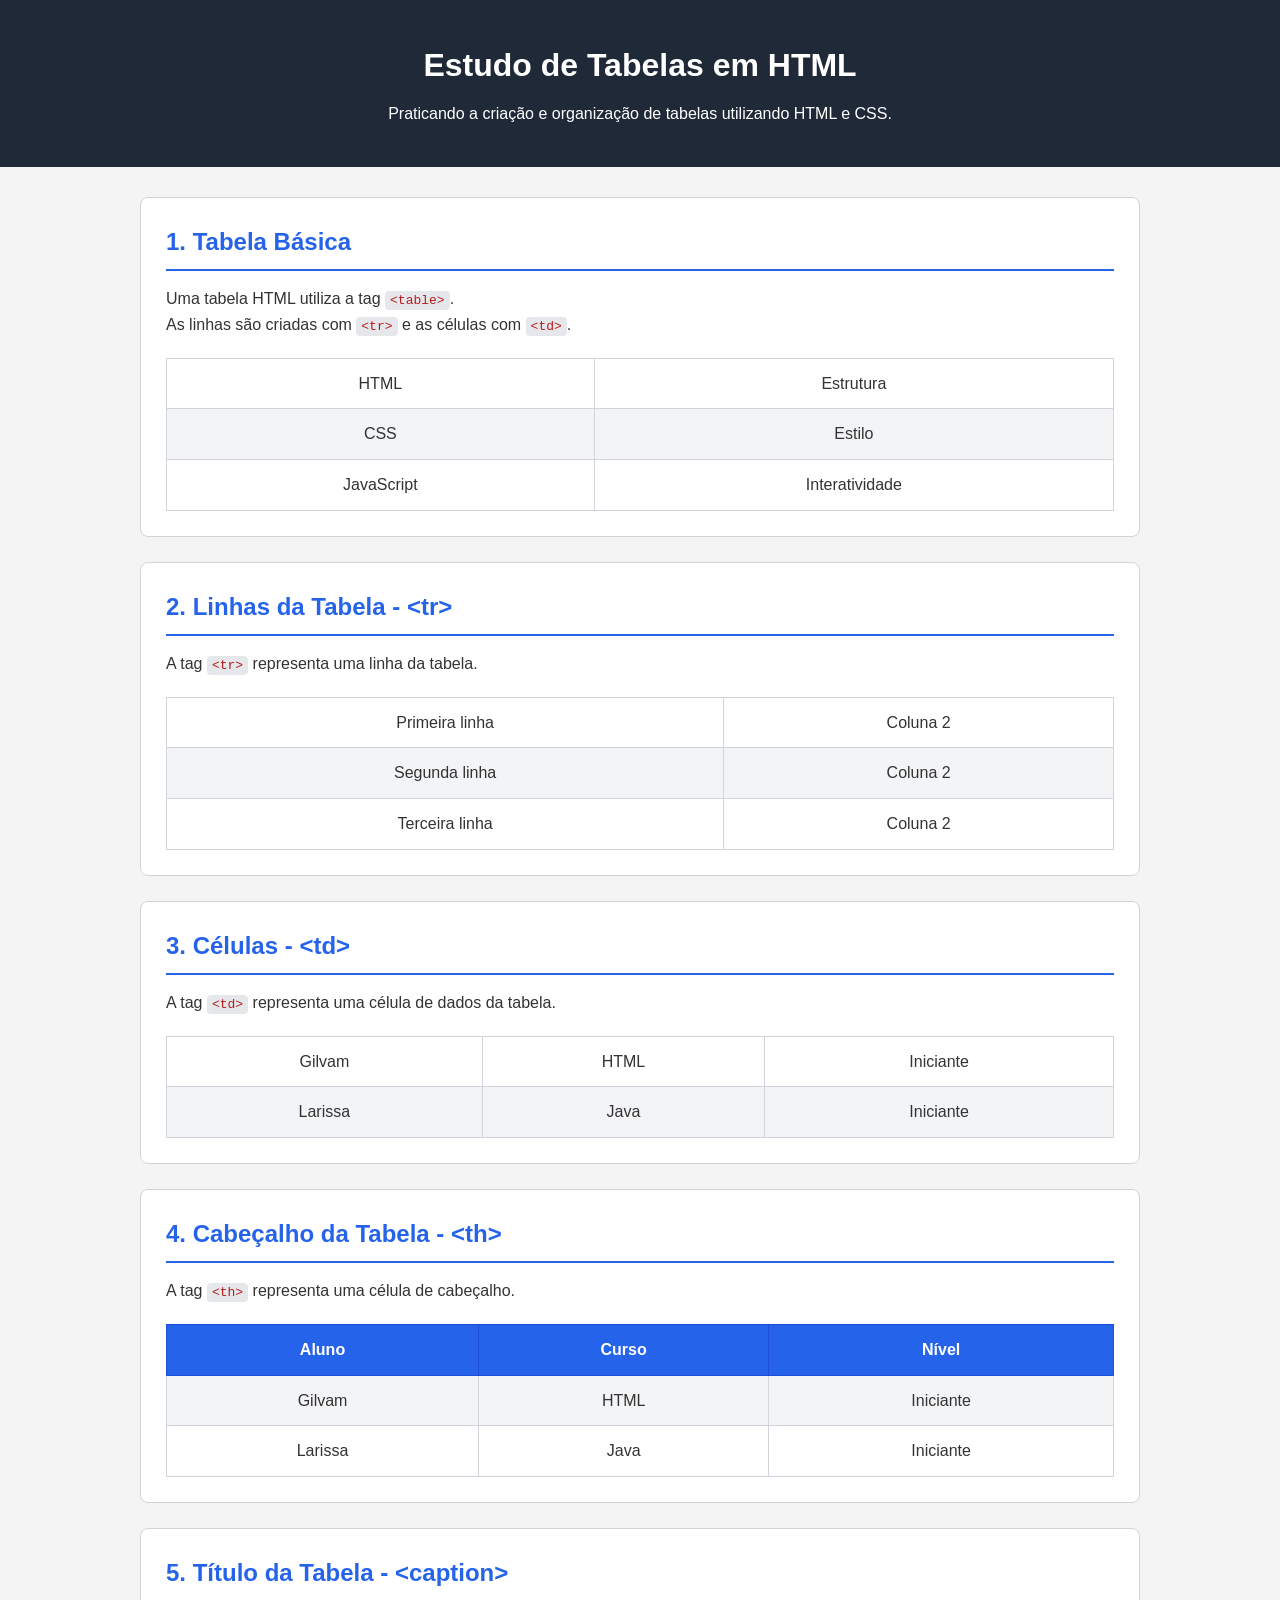
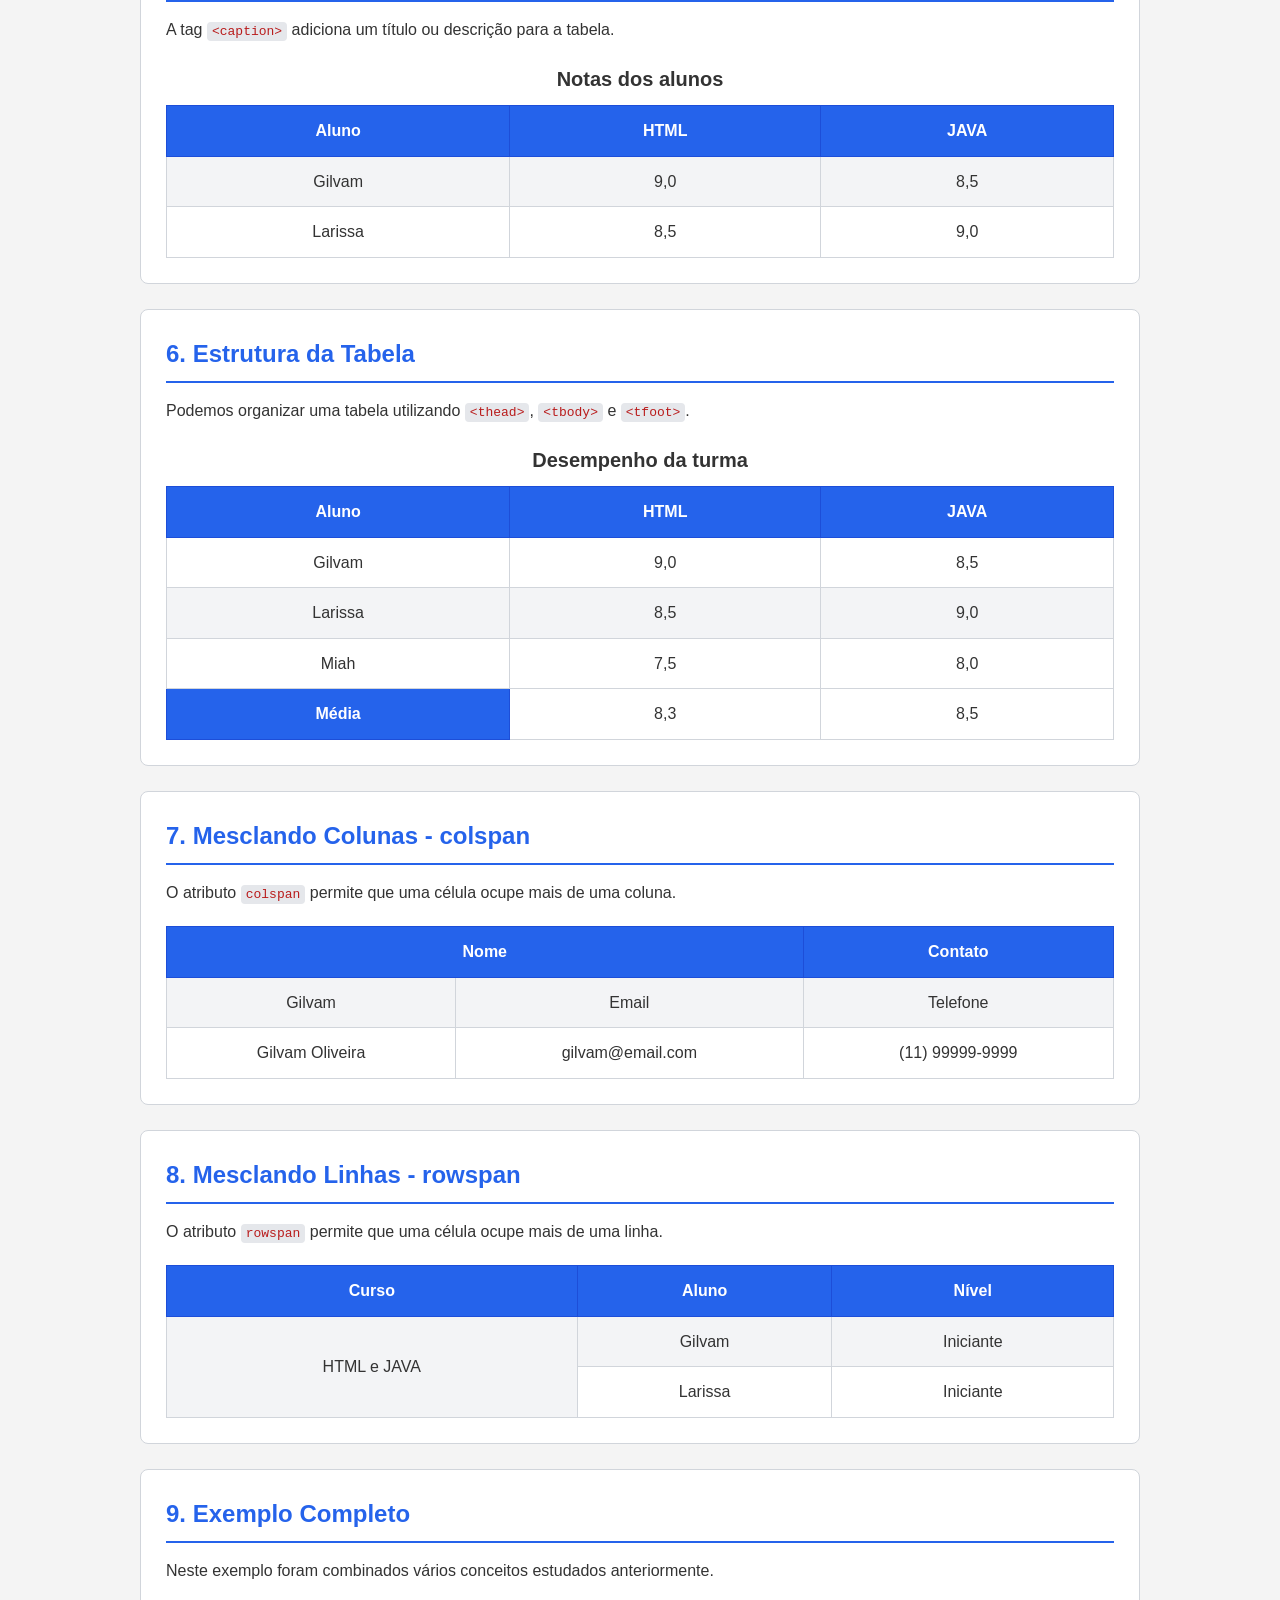
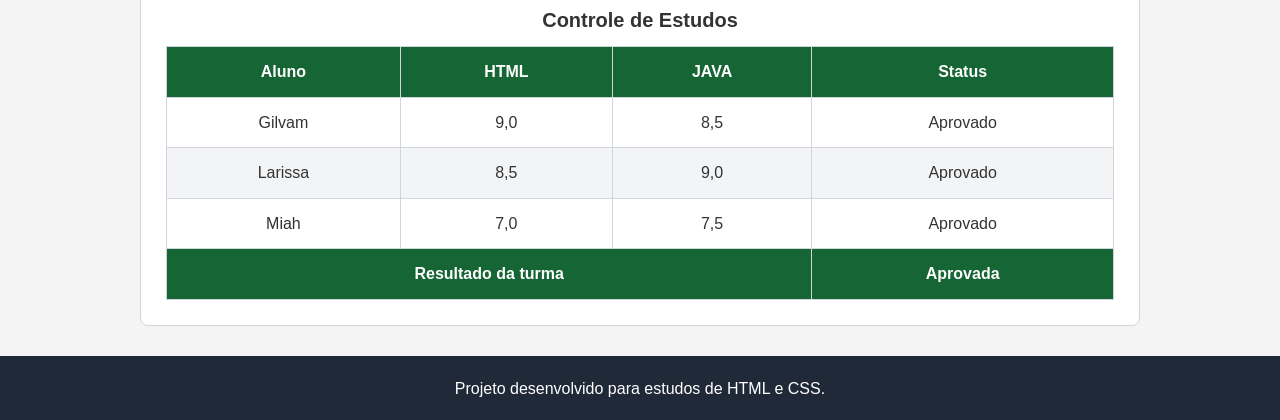
<file: Estudo de Tabelas em HTML - CSS/index.html>
<!DOCTYPE html>
<html lang="pt-BR">

<head>
    <!-- Configurações básicas da página -->
    <meta charset="UTF-8">
    <meta name="viewport" content="width=device-width, initial-scale=1.0">

    <!-- Informações sobre a página -->
    <meta name="description" content="Estudo de tabelas em HTML">
    <meta name="keywords" content="HTML, tabelas, table, tr, th, td">
    <meta name="author" content="Gilvam J. T. de Oliveira">

    <!-- Arquivo CSS -->
    <link rel="stylesheet" href="assets/css/style.css">

    <!-- Ícone da página -->
    <link rel="icon" type="image/x-icon" href="assets/img/Listas e Tabelas HTML.jpg">
    
    <title>Estudo de Tabelas - HTML</title>
</head>

<body>

    <!-- ==================================================
         CABEÇALHO
    =================================================== -->

    <header class="cabecalho">

        <h1>Estudo de Tabelas em HTML</h1>

        <p>
            Praticando a criação e organização de tabelas
            utilizando HTML e CSS.
        </p>

    </header>


    <main class="conteudo">


        <!-- ==================================================
             1. TABELA BÁSICA
        =================================================== -->

        <section class="secao">

            <h2>1. Tabela Básica</h2>

            <p>
                Uma tabela HTML utiliza a tag
                <code>&lt;table&gt;</code>.
            </p>

            <p>
                As linhas são criadas com
                <code>&lt;tr&gt;</code> e as células
                com <code>&lt;td&gt;</code>.
            </p>


            <table>

                <tr>
                    <td>HTML</td>
                    <td>Estrutura</td>
                </tr>

                <tr>
                    <td>CSS</td>
                    <td>Estilo</td>
                </tr>

                <tr>
                    <td>JavaScript</td>
                    <td>Interatividade</td>
                </tr>

            </table>

        </section>


        <!-- ==================================================
             2. TABLE ROW - TR
        =================================================== -->

        <section class="secao">

            <h2>2. Linhas da Tabela - &lt;tr&gt;</h2>

            <p>
                A tag <code>&lt;tr&gt;</code> representa
                uma linha da tabela.
            </p>


            <table>

                <tr>
                    <td>Primeira linha</td>
                    <td>Coluna 2</td>
                </tr>

                <tr>
                    <td>Segunda linha</td>
                    <td>Coluna 2</td>
                </tr>

                <tr>
                    <td>Terceira linha</td>
                    <td>Coluna 2</td>
                </tr>

            </table>

        </section>


        <!-- ==================================================
             3. TABLE DATA - TD
        =================================================== -->

        <section class="secao">

            <h2>3. Células - &lt;td&gt;</h2>

            <p>
                A tag <code>&lt;td&gt;</code> representa
                uma célula de dados da tabela.
            </p>


            <table>

                <tr>
                    <td>Gilvam</td>
                    <td>HTML</td>
                    <td>Iniciante</td>
                </tr>

                <tr>
                    <td>Larissa</td>
                    <td>Java</td>
                    <td>Iniciante</td>
                </tr>

            </table>

        </section>


        <!-- ==================================================
             4. TABLE HEADER - TH
        =================================================== -->

        <section class="secao">

            <h2>4. Cabeçalho da Tabela - &lt;th&gt;</h2>

            <p>
                A tag <code>&lt;th&gt;</code> representa
                uma célula de cabeçalho.
            </p>


            <table>

                <tr>
                    <th>Aluno</th>
                    <th>Curso</th>
                    <th>Nível</th>
                </tr>

                <tr>
                    <td>Gilvam</td>
                    <td>HTML</td>
                    <td>Iniciante</td>
                </tr>

                <tr>
                    <td>Larissa</td>
                    <td>Java</td>
                    <td>Iniciante</td>
                </tr>

            </table>

        </section>


        <!-- ==================================================
             5. CAPTION
        =================================================== -->

        <section class="secao">

            <h2>5. Título da Tabela - &lt;caption&gt;</h2>

            <p>
                A tag <code>&lt;caption&gt;</code> adiciona
                um título ou descrição para a tabela.
            </p>


            <table>

                <caption>
                    Notas dos alunos
                </caption>

                <tr>
                    <th>Aluno</th>
                    <th>HTML</th>
                    <th>JAVA</th>
                </tr>

                <tr>
                    <td>Gilvam</td>
                    <td>9,0</td>
                    <td>8,5</td>
                </tr>

                <tr>
                    <td>Larissa</td>
                    <td>8,5</td>
                    <td>9,0</td>
                </tr>

            </table>

        </section>


        <!-- ==================================================
             6. THEAD, TBODY E TFOOT
        =================================================== -->

        <section class="secao">

            <h2>6. Estrutura da Tabela</h2>

            <p>
                Podemos organizar uma tabela utilizando
                <code>&lt;thead&gt;</code>,
                <code>&lt;tbody&gt;</code> e
                <code>&lt;tfoot&gt;</code>.
            </p>


            <table>

                <caption>
                    Desempenho da turma
                </caption>


                <!-- Cabeçalho -->

                <thead>

                    <tr>
                        <th>Aluno</th>
                        <th>HTML</th>
                        <th>JAVA</th>
                    </tr>

                </thead>


                <!-- Corpo -->

                <tbody>

                    <tr>
                        <td>Gilvam</td>
                        <td>9,0</td>
                        <td>8,5</td>
                    </tr>

                    <tr>
                        <td>Larissa</td>
                        <td>8,5</td>
                        <td>9,0</td>
                    </tr>

                    <tr>
                        <td>Miah</td>
                        <td>7,5</td>
                        <td>8,0</td>
                    </tr>

                </tbody>


                <!-- Rodapé -->

                <tfoot>

                    <tr>
                        <th>Média</th>
                        <td>8,3</td>
                        <td>8,5</td>
                    </tr>

                </tfoot>

            </table>

        </section>


        <!-- ==================================================
             7. COLSPAN
        =================================================== -->

        <section class="secao">

            <h2>7. Mesclando Colunas - colspan</h2>

            <p>
                O atributo <code>colspan</code> permite
                que uma célula ocupe mais de uma coluna.
            </p>


            <table>

                <tr>
                    <th colspan="2">
                        Nome
                    </th>

                    <th>Contato</th>
                </tr>

                <tr>
                    <td>Gilvam</td>
                    <td>Email</td>
                    <td>Telefone</td>
                </tr>

                <tr>
                    <td>Gilvam Oliveira</td>
                    <td>gilvam@email.com</td>
                    <td>(11) 99999-9999</td>
                </tr>

            </table>

        </section>


        <!-- ==================================================
             8. ROWSPAN
        =================================================== -->

        <section class="secao">

            <h2>8. Mesclando Linhas - rowspan</h2>

            <p>
                O atributo <code>rowspan</code> permite
                que uma célula ocupe mais de uma linha.
            </p>


            <table>

                <tr>
                    <th>Curso</th>
                    <th>Aluno</th>
                    <th>Nível</th>
                </tr>

                <tr>
                    <td rowspan="2">
                        HTML e JAVA
                    </td>

                    <td>Gilvam</td>
                    <td>Iniciante</td>
                </tr>

                <tr>
                    <td>Larissa</td>
                    <td>Iniciante</td>
                </tr>

            </table>

        </section>


        <!-- ==================================================
             9. TABELA COMPLETA
        =================================================== -->

        <section class="secao">

            <h2>9. Exemplo Completo</h2>

            <p>
                Neste exemplo foram combinados vários
                conceitos estudados anteriormente.
            </p>


            <table class="tabela-completa">

                <caption>
                    Controle de Estudos
                </caption>


                <thead>

                    <tr>
                        <th>Aluno</th>
                        <th>HTML</th>
                        <th>JAVA</th>
                        <th>Status</th>
                    </tr>

                </thead>


                <tbody>

                    <tr>
                        <td>Gilvam</td>
                        <td>9,0</td>
                        <td>8,5</td>
                        <td>Aprovado</td>
                    </tr>

                    <tr>
                        <td>Larissa</td>
                        <td>8,5</td>
                        <td>9,0</td>
                        <td>Aprovado</td>
                    </tr>

                    <tr>
                        <td>Miah</td>
                        <td>7,0</td>
                        <td>7,5</td>
                        <td>Aprovado</td>
                    </tr>

                </tbody>


                <tfoot>

                    <tr>
                        <th colspan="3">
                            Resultado da turma
                        </th>

                        <th>
                            Aprovada
                        </th>
                    </tr>

                </tfoot>

            </table>

        </section>

    </main>


    <!-- ==================================================
         RODAPÉ
    =================================================== -->

    <footer class="rodape">

        <p>
            Projeto desenvolvido para estudos de HTML e CSS.
        </p>

    </footer>

</body>

</html>
</file>
<file: CidadesTech PROA/assets/css/style.css>
/* ==================================================
   RESET
================================================== */

* {
    margin: 0;
    padding: 0;
    box-sizing: border-box;
}


/* ==================================================
   CONFIGURAÇÕES GERAIS
================================================== */

html {
    scroll-behavior: smooth;
}


body {
    background-color: #f2f5f8;

    color: #222;

    font-family: Arial, Helvetica, sans-serif;

    line-height: 1.6;

    -webkit-font-smoothing: antialiased;
}


/* ==================================================
   CABEÇALHO
================================================== */

.cabecalho {
    background: linear-gradient(135deg,
            #071952,
            #088395);

    color: white;

    text-align: center;

    padding-bottom: 40px;
}


.cabecalho__conteudo {
    width: 90%;

    max-width: 1000px;

    margin: 0 auto;

    padding: 50px 20px 30px;
}


.cabecalho h1 {
    font-size: 42px;

    margin-bottom: 15px;
}


.cabecalho p {
    width: 100%;

    color: #e5e7eb;

    text-align: center;

    font-size: 18px;
}


/* ==================================================
   IMAGEM DO CABEÇALHO
================================================== */

.cabecalho__imagem {
    width: 700px;

    max-width: 90%;

    height: 350px;

    object-fit: cover;

    margin: 0 auto;

    border-radius: 20px;

    box-shadow: 0 8px 20px rgba(0, 0, 0, 0.2);
}


/* ==================================================
   CONTEÚDO
================================================== */

.conteudo {
    width: 90%;

    max-width: 1000px;

    margin: 40px auto;
}


/* ==================================================
   INTRODUÇÃO
================================================== */

.introducao {
    background-color: white;

    padding: 30px;

    margin-bottom: 30px;

    border-radius: 12px;

    box-shadow: 0 4px 12px rgba(0, 0, 0, 0.08);
}


.introducao h2 {
    color: #071952;

    margin-bottom: 20px;
}


.introducao p {
    margin-bottom: 15px;
}


/* ==================================================
   CIDADES
================================================== */

.cidade {
    background-color: white;

    padding: 30px;

    margin-bottom: 30px;

    border-radius: 12px;

    box-shadow: 0 4px 12px rgba(0, 0, 0, 0.08);

    transition: transform 0.3s ease,
        box-shadow 0.3s ease;
}


.cidade:hover {
    transform: translateY(-4px);

    box-shadow: 0 8px 20px rgba(0, 0, 0, 0.12);
}


/* ==================================================
   CABEÇALHO DA CIDADE
================================================== */

.cidade__cabecalho {
    text-align: center;

    margin-bottom: 20px;
}


.cidade__posicao {
    display: inline-block;

    background-color: #088395;

    color: white;

    padding: 5px 14px;

    border-radius: 20px;

    font-size: 14px;

    font-weight: bold;

    margin-bottom: 10px;
}


.cidade h2 {
    color: #071952;

    font-size: 32px;
}


/* ==================================================
   FIGURE
================================================== */

figure {
    margin: 0 0 25px;
}


figure img {
    display: block;

    width: 600px;

    max-width: 100%;

    height: 350px;

    object-fit: cover;

    margin: 0 auto;

    border-radius: 15px;

    box-shadow: 0 5px 15px rgba(0, 0, 0, 0.15);

    transition: transform 0.3s ease;
}


figure img:hover {
    transform: scale(1.02);
}


figcaption {
    text-align: center;

    margin-top: 10px;

    color: #666;

    font-size: 14px;
}


/* ==================================================
   PARÁGRAFOS
================================================== */

.cidade p {
    width: 90%;

    max-width: 850px;

    margin: 15px auto;

    color: #444;

    font-size: 17px;

    text-align: justify;
}


/* ==================================================
   LINKS
================================================== */

a {
    color: #088395;

    text-decoration: none;

    font-weight: bold;
}


a:hover {
    color: #071952;

    text-decoration: underline;
}


/* ==================================================
   ELEMENTOS SEMÂNTICOS
================================================== */

abbr {
    cursor: help;
}


cite {
    font-style: italic;
}


q {
    font-style: italic;
}


strong {
    color: #071952;
}


/* ==================================================
   RODAPÉ
================================================== */

.rodape {
    background-color: #071952;

    color: white;

    text-align: center;

    padding: 30px 20px;

    margin-top: 40px;
}


.rodape p {
    margin-bottom: 10px;
}


.rodape a {
    color: #7dd3fc;
}


.rodape small {
    color: #d1d5db;
}


/* ==================================================
   RESPONSIVIDADE
================================================== */


/* Tablets */

@media (max-width: 768px) {

    .cabecalho h1 {
        font-size: 32px;
    }


    .cabecalho p {
        font-size: 16px;
    }


    .cabecalho__imagem {
        height: 280px;
    }


    .cidade {
        padding: 20px;
    }


    .cidade h2 {
        font-size: 27px;
    }


    figure img {
        height: 280px;
    }


    .cidade p {
        width: 100%;

        font-size: 16px;
    }

}


/* Celulares */

@media (max-width: 480px) {

    .cabecalho__conteudo {
        padding: 35px 15px 25px;
    }


    .cabecalho h1 {
        font-size: 25px;
    }


    .cabecalho p {
        font-size: 15px;
    }


    .cabecalho__imagem {
        height: 220px;

        border-radius: 12px;
    }


    .conteudo {
        width: 94%;

        margin-top: 25px;
    }


    .introducao,
    .cidade {
        padding: 18px;
    }


    .cidade h2 {
        font-size: 23px;
    }


    figure img {
        height: 210px;

        border-radius: 10px;
    }


    .cidade p {
        font-size: 15px;

        text-align: left;
    }


    .rodape {
        font-size: 14px;
    }

}
</file>
<file: Estudo de Formulários em HTML - CSS/assets/css/style.css>
/* ==================================================
   1. CONFIGURAÇÕES GERAIS
================================================== */

* {
    margin: 0;
    padding: 0;
    box-sizing: border-box;
}


body {
    font-family: Arial, sans-serif;

    background-color: #f4f4f4;

    color: #333333;

    line-height: 1.6;
}


/* ==================================================
   2. CABEÇALHO
================================================== */

.cabecalho {
    background-color: #1f2937;

    color: white;

    text-align: center;

    padding: 40px 20px;
}


.cabecalho h1 {
    margin-bottom: 10px;
}


/* ==================================================
   3. CONTEÚDO
================================================== */

.conteudo {
    width: 90%;

    max-width: 1000px;

    margin: 30px auto;
}


/* ==================================================
   4. SEÇÕES
================================================== */

.secao {
    background-color: white;

    border: 1px solid #d1d5db;

    border-radius: 8px;

    padding: 25px;

    margin-bottom: 25px;
}


.secao h2 {
    color: #2563eb;

    border-bottom: 2px solid #2563eb;

    padding-bottom: 8px;

    margin-bottom: 15px;
}


.secao h3 {
    margin-top: 20px;

    margin-bottom: 8px;

    color: #374151;
}


/* ==================================================
   5. CÓDIGO
================================================== */

code {
    background-color: #e5e7eb;

    color: #b91c1c;

    padding: 2px 5px;

    border-radius: 4px;
}


/* ==================================================
   6. FORMULÁRIOS
================================================== */

form {
    margin-top: 20px;
}


/* ==================================================
   7. LABEL
================================================== */

label {
    display: inline-block;

    margin-bottom: 8px;

    font-weight: bold;
}


/* ==================================================
   8. CAMPOS
================================================== */

input[type="text"],
input[type="password"],
input[type="email"],
input[type="number"],
input[type="date"],
input[type="time"],
select,
textarea {
    display: block;

    width: 100%;

    max-width: 500px;

    padding: 10px;

    margin-bottom: 15px;

    border: 1px solid #9ca3af;

    border-radius: 5px;

    font-family: Arial, sans-serif;
}


/* ==================================================
   9. TEXTAREA
================================================== */

textarea {
    resize: vertical;

    min-height: 100px;
}


/* ==================================================
   10. RADIO E CHECKBOX
================================================== */

input[type="radio"],
input[type="checkbox"] {
    margin-right: 5px;

    margin-bottom: 15px;
}


/* ==================================================
   11. INPUT FILE
================================================== */

input[type="file"] {
    margin-bottom: 15px;
}


/* ==================================================
   12. INPUT COLOR
================================================== */

input[type="color"] {
    width: 60px;

    height: 40px;

    margin-bottom: 15px;
}


/* ==================================================
   13. INPUT SUBMIT
================================================== */

input[type="submit"] {
    background-color: #2563eb;

    color: white;

    border: none;

    padding: 12px 20px;

    border-radius: 5px;

    cursor: pointer;

    font-size: 16px;
}


input[type="submit"]:hover {
    background-color: #1d4ed8;
}


/* ==================================================
   14. BUTTON
================================================== */

button {
    background-color: #374151;

    color: white;

    border: none;

    padding: 10px 18px;

    border-radius: 5px;

    cursor: pointer;
}


button:hover {
    background-color: #111827;
}


/* ==================================================
   15. EXPLICAÇÕES
================================================== */

.explicacao {
    background-color: #f3f4f6;

    border-left: 4px solid #2563eb;

    padding: 15px;

    margin-top: 20px;
}


/* ==================================================
   16. CAMPOS DO FORMULÁRIO COMPLETO
================================================== */

.campo {
    margin-bottom: 20px;
}


.campo p {
    font-weight: bold;

    margin-bottom: 10px;
}


/* ==================================================
   17. FORMULÁRIO COMPLETO
================================================== */

.formulario-completo {
    background-color: #f9fafb;

    border: 1px solid #d1d5db;

    border-radius: 8px;

    padding: 25px;
}


/* ==================================================
   18. RODAPÉ
================================================== */

.rodape {
    background-color: #1f2937;

    color: white;

    text-align: center;

    padding: 20px;
}
</file>
<file: Estudo de Listas em HTML - CSS/assets/css/style.css>
/* ==================================================
   1. CONFIGURAÇÕES GERAIS
================================================== */

/*
   O seletor * seleciona todos os elementos da página.
   Aqui estamos removendo as margens e espaçamentos
   padrão do navegador.
*/

* {
    margin: 0;
    padding: 0;
    box-sizing: border-box;
}


/*
   Estilos gerais do corpo da página.
*/

body {
    font-family: Arial, sans-serif;
    background-color: #f4f4f4;
    color: #333333;
    line-height: 1.6;

    /*
       Espaçamento interno da página.
    */
    padding: 30px;
}


/* ==================================================
   2. TÍTULO PRINCIPAL
================================================== */

h1 {
    color: #1f2937;
    text-align: center;
    margin-bottom: 30px;
}


/* ==================================================
   3. TÍTULOS DAS SEÇÕES
================================================== */

h2 {
    color: #2563eb;
    border-bottom: 2px solid #2563eb;

    /*
       Espaçamento entre o título e o conteúdo.
    */
    padding-bottom: 8px;
    margin-top: 35px;
    margin-bottom: 15px;
}


h3 {
    color: #374151;
    margin-top: 20px;
    margin-bottom: 10px;
}


/* ==================================================
   4. PARÁGRAFOS
================================================== */

p {
    margin-bottom: 15px;
}


/* ==================================================
   5. LISTAS NÃO ORDENADAS
================================================== */

/*
   Espaçamento para que os marcadores das listas
   não fiquem colados no conteúdo.
*/

ul {
    margin-left: 25px;
    margin-bottom: 20px;
}


/*
   Espaçamento entre os itens.
*/

ul li {
    margin-bottom: 5px;
}


/* ==================================================
   6. LISTAS ORDENADAS
================================================== */

ol {
    margin-left: 30px;
    margin-bottom: 20px;
}


ol li {
    margin-bottom: 5px;
}


/* ==================================================
   7. LISTA DE DEFINIÇÃO
================================================== */

dl {
    background-color: #ffffff;
    border: 1px solid #d1d5db;
    border-radius: 8px;
    padding: 20px;
    margin-bottom: 20px;
}


/*
   dt representa o termo que será definido.
*/

dt {
    color: #2563eb;
    font-size: 20px;
    font-weight: bold;
    margin-top: 15px;
}


/*
   dd representa a descrição do termo.
*/

dd {
    margin-left: 20px;
    margin-top: 5px;
    margin-bottom: 15px;
}


/* ==================================================
   8. DIV
================================================== */

/*
   A div foi utilizada no HTML para agrupar
   alguns parágrafos.

   Aqui estamos visualizando esse agrupamento
   através de uma borda e de um fundo.
*/

div {
    background-color: #ffffff;
    border: 1px solid #d1d5db;
    border-radius: 8px;

    padding: 20px;
    margin-top: 15px;
    margin-bottom: 20px;
}


/* ==================================================
   9. ID - PARÁGRAFO DESTAQUE
================================================== */

/*
   O # significa que estamos selecionando um ID.

   No HTML:
   id="paragrafo-destaque"
*/

#paragrafo-destaque {
    color: #ffffff;
    background-color: #2563eb;

    padding: 15px;
    border-radius: 6px;
}


/* ==================================================
   10. ID - PARÁGRAFO INFORMAÇÃO
================================================== */

/*
   Outro exemplo de utilização de ID.
*/

#paragrafo-informacao {
    color: #374151;
    background-color: #e5e7eb;

    padding: 15px;
    border-left: 5px solid #2563eb;
}


/* ==================================================
   11. SPAN
================================================== */

/*
   O span permite alterar apenas uma parte
   do conteúdo de um elemento.

   No HTML:
   id="palavra-destaque"
*/

#palavra-destaque {
    color: #dc2626;
    font-weight: bold;
}


/* ==================================================
   12. CLASS
================================================== */

/*
   O ponto (.) indica que estamos selecionando
   uma CLASS.

   No HTML:
   class="texto-exemplo"

   A mesma classe pode ser utilizada em vários
   elementos.
*/

.texto-exemplo {
    color: #166534;
    background-color: #dcfce7;

    padding: 12px;
    border-radius: 5px;

    margin-bottom: 10px;
}


/* ==================================================
   13. STRONG
================================================== */

/*
   O <strong> já possui destaque por padrão,
   mas podemos personalizar sua aparência.
*/

strong {
    color: #111827;
}
</file>
<file: Estudo de Tabelas em HTML - CSS/assets/css/style.css>
/* ==================================================
   1. CONFIGURAÇÕES GERAIS
================================================== */

* {
    margin: 0;
    padding: 0;
    box-sizing: border-box;
}

body {
    font-family: Arial, sans-serif;
    background-color: #f4f4f4;
    color: #333333;
    line-height: 1.6;
}


/* ==================================================
   2. CABEÇALHO
================================================== */

.cabecalho {
    background-color: #1f2937;
    color: white;
    text-align: center;
    padding: 40px 20px;
}

.cabecalho h1 {
    margin-bottom: 10px;
}


/* ==================================================
   3. CONTEÚDO
================================================== */

.conteudo {
    width: 90%;
    max-width: 1000px;
    margin: 30px auto;
}


/* ==================================================
   4. SEÇÕES
================================================== */

.secao {
    background-color: white;
    border: 1px solid #d1d5db;
    border-radius: 8px;

    padding: 25px;
    margin-bottom: 25px;
}

.secao h2 {
    color: #2563eb;
    border-bottom: 2px solid #2563eb;

    padding-bottom: 8px;
    margin-bottom: 15px;
}


/* ==================================================
   5. CÓDIGO INLINE
================================================== */

code {
    background-color: #e5e7eb;
    color: #b91c1c;

    padding: 2px 5px;
    border-radius: 4px;
}


/* ==================================================
   6. TABELAS
================================================== */

table {
    width: 100%;

    /*
       Faz as bordas das células
       ficarem unificadas.
    */
    border-collapse: collapse;

    margin-top: 20px;
}


/* ==================================================
   7. CAPTION
================================================== */

caption {
    font-size: 20px;
    font-weight: bold;

    margin-bottom: 10px;
}


/* ==================================================
   8. CABEÇALHOS
================================================== */

th {
    background-color: #2563eb;
    color: white;

    font-weight: bold;
    text-align: center;

    padding: 12px;

    border: 1px solid #1d4ed8;
}


/* ==================================================
   9. CÉLULAS
================================================== */

td {
    padding: 12px;

    border: 1px solid #d1d5db;

    text-align: center;
}


/* ==================================================
   10. EFEITO NAS LINHAS
================================================== */

tbody tr:nth-child(even) {
    background-color: #f3f4f6;
}


/* ==================================================
   11. EFEITO AO PASSAR O MOUSE
================================================== */

tbody tr:hover {
    background-color: #dbeafe;
}


/* ==================================================
   12. TABELA COMPLETA
================================================== */

.tabela-completa th {
    background-color: #166534;
    border: 1px solid #d1d5db;
}

.tabela-completa tbody tr:hover {
    background-color: #dcfce7;
}


/* ==================================================
   13. RODAPÉ
================================================== */

.rodape {
    background-color: #1f2937;
    color: white;

    text-align: center;

    padding: 20px;
}
</file>
